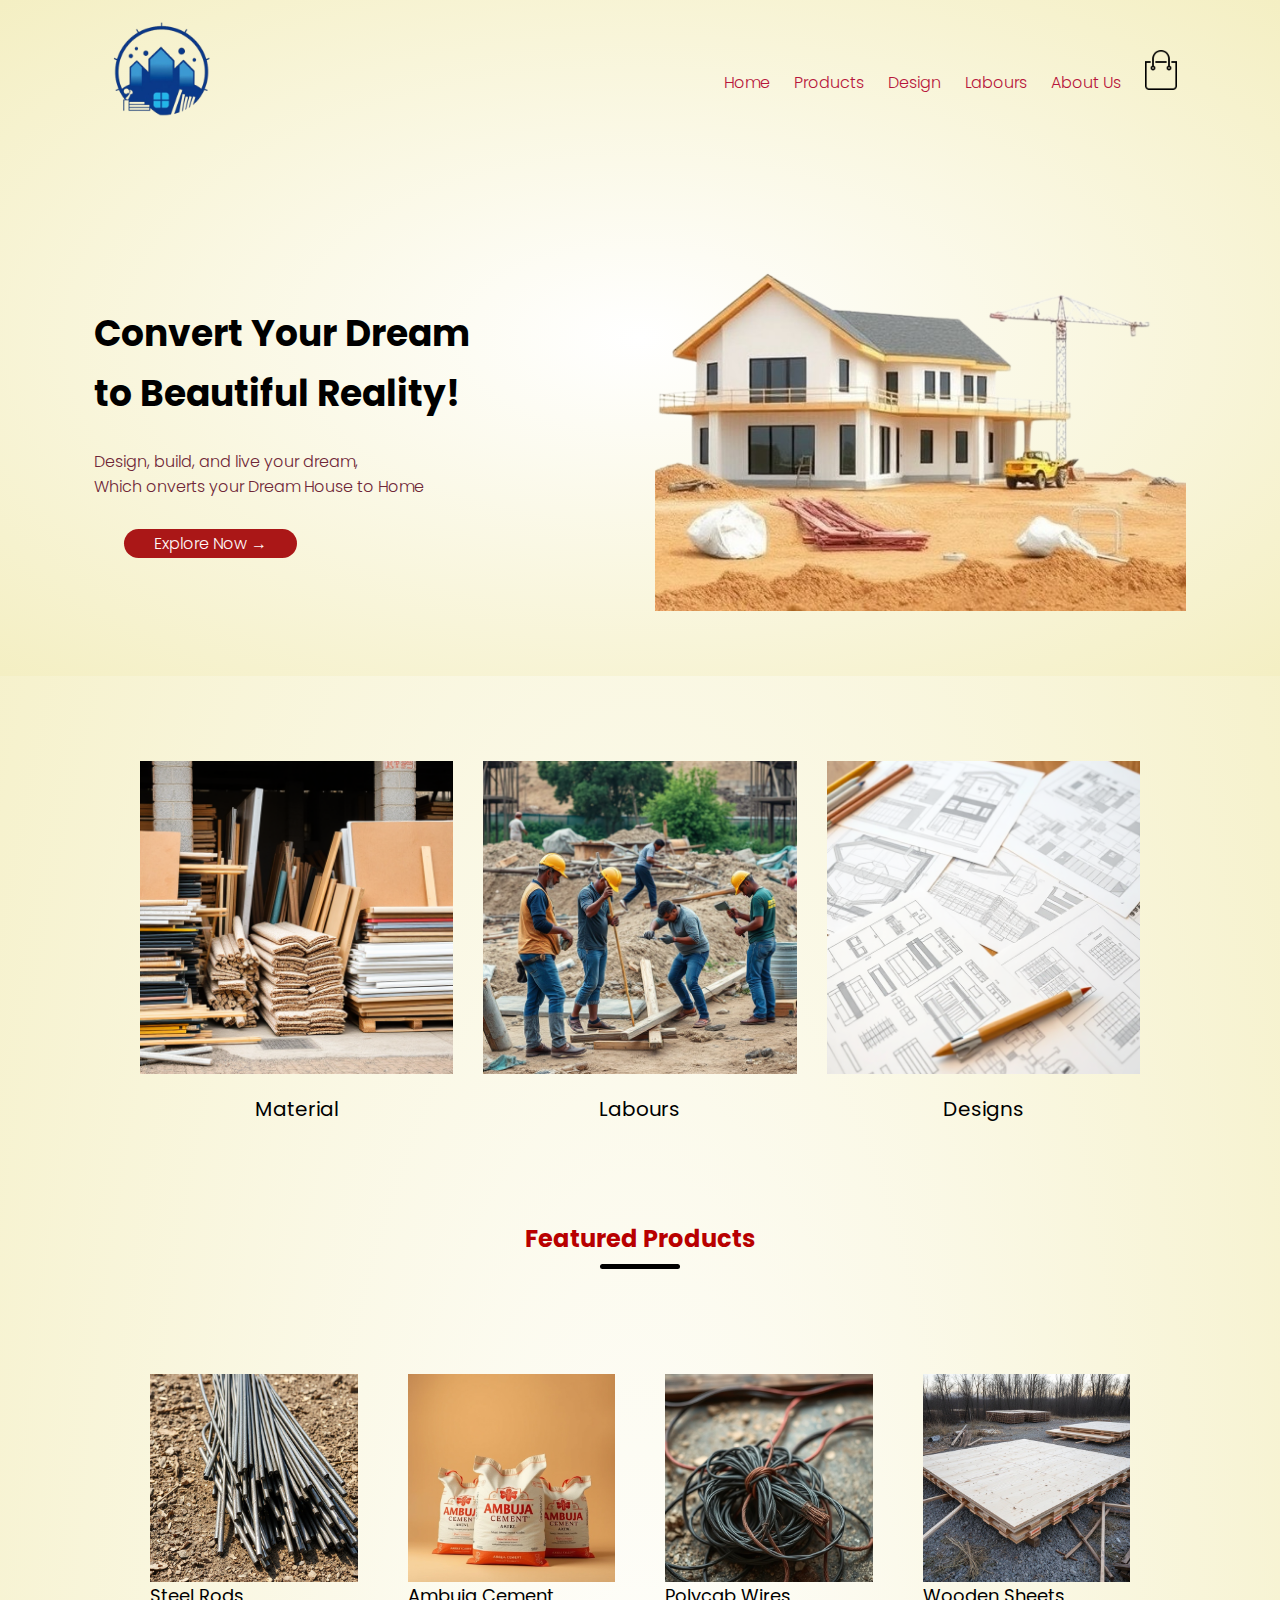
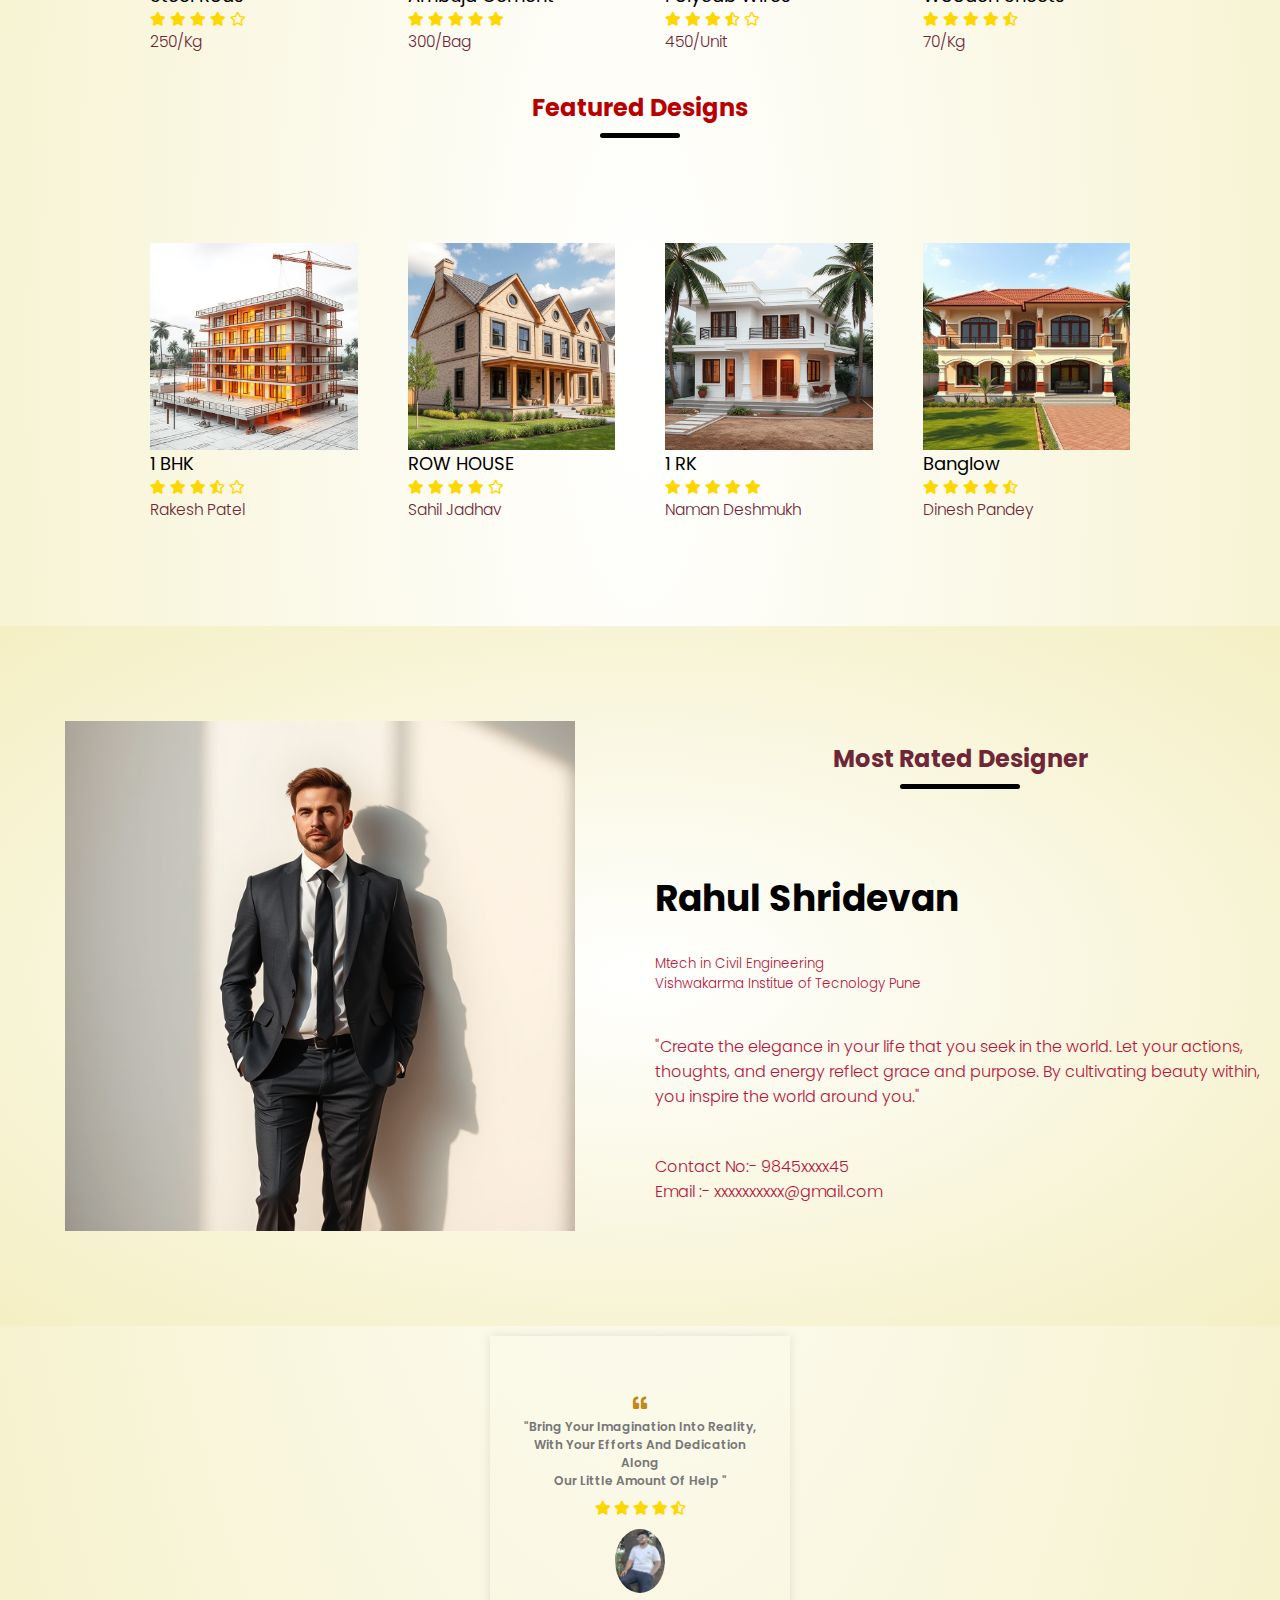
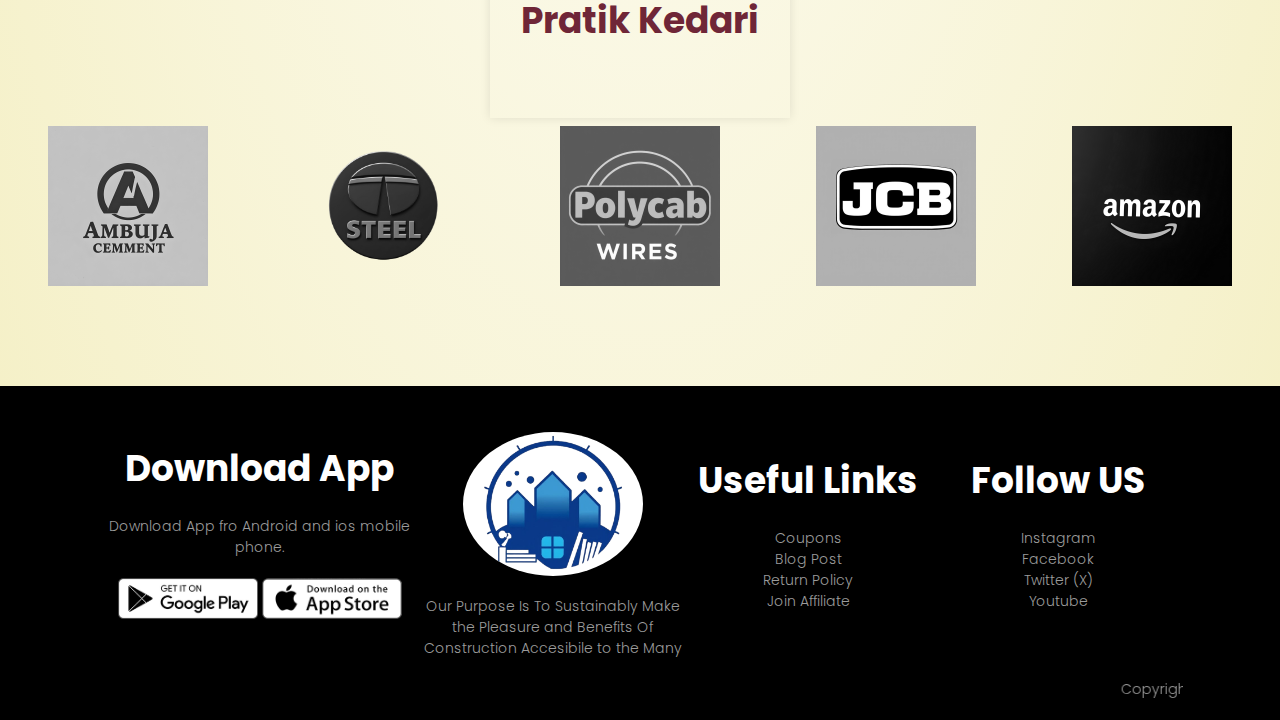
<file: index.html>
<html>
    <head>
        <meta charset="UTF-8">
        <meta name="viewport" content="width-device-width, initial-scale=1.0">
        <title>Dream Build</title>
        <link rel="stylesheet" href="style.css">
        <link rel="preconnect" href="https://fonts.googleapis.com">
        <link rel="preconnect" href="https://fonts.gstatic.com" crossorigin>
        <link href="https://fonts.googleapis.com/css2?family=Poppins:ital,wght@0,100;0,200;0,300;0,400;0,500;0,600;0,700;0,800;0,900;1,100;1,200;1,300;1,400;1,500;1,600;1,700;1,800;1,900&display=swap" rel="stylesheet">
        <link href="https://cdnjs.cloudflare.com/ajax/libs/font-awesome/5.15.4/css/all.min.css" rel="stylesheet">

    </head>
    <body>
        <div class="header">
        <div class="container">
            <div class="Navbar">
            <div class="Logo">
                <img src="Images\logo_main.png" width="125px" alt="Image of logo ">
            </div>
            <nav>
                <ul id="MenuItems">
                    <li><a href="index.html">Home</a></li>
                    <li><a href="Products.html">Products</a></li>
                    <li><a href="Designers.html">Design</a></li>
                    <li><a href="Labours.html">Labours</a></li>
                    <li><a href="AboutUs.html">About Us</a></li> 
                </ul>
            </nav>
            <img src="Images/cart.png"  width="40px" height="40px" alt="Image of NavBar">
            <img src="Images/menu.png" alt="Menu LOGO" class="menu-icon" onclick="menutoggle()">
          </div>
        <div class="row">
            <div class="col-2">
                <h1>Convert Your Dream <br> to Beautiful Reality!</h1>
                <p>
                    Design, build, and live your dream,<br> Which onverts your Dream House to Home
                </p>
                <a href="" class="btn">Explore Now &#8594;</a>
            </div>
            <div class="col-2">
                <img src="Images/Wallpaper.png" alt="Image of Background">
            </div>
        </div>
        </div>
        </div>
<!------------------------------------------categories----->
        <div class="categories">
            <div class="small_container">
                <div class="row">
                <div class="col-3">
                    <img src="Images/Cons_Material.jpg" alt="">
                    <h4>Material</h4>
                </div>
                <div class="col-3"><img src="Images/Labours.jpg" alt="">
                <h4>Labours</h4>
                </div>
                <div class="col-3"><img src="Images/Designs.jpg" alt="">
                <h4>Designs</h4>
                </div>
            </div>
            </div>
        </div>
<!------------------------------------------products----->
        <div class="small_container">
            <h2 class="title">Featured Products</h2>
            <div class="row">
                <div class="col-4">
                    <img src="Images/Steel_rods.jpg" alt="Steel Rod">
                    <h4>Steel Rods</h4>
                    <div class="rating">
                        <i class="fa fa-star" ></i>
                        <i class="fa fa-star" ></i>
                        <i class="fa fa-star" ></i>
                        <i class="fa fa-star" ></i>
                        <i class="far fa-star" ></i>
                    </div>
                    <p>250/Kg</p>
                </div>
                <div class="col-4">
                    <img src="Images/Cement.jpg" alt="Steel Rod">
                    <h4>Ambuja Cement</h4>
                    <div class="rating">
                    <i class="fa fa-star    "></i>
                    <i class="fa fa-star    "></i>
                    <i class="fa fa-star    "></i>
                    <i class="fa fa-star    "></i>
                    <i class="fa fa-star    "></i>
                    </div>
                    <p>300/Bag</p>
                </div>
                <div class="col-4">
                    <img src="Images/Wires.jpg" alt="Steel Rod">
                    <h4>Polycab Wires</h4>
                    <div class="rating">
                        <i class="fa fa-star" ></i>
                        <i class="fa fa-star" ></i>
                        <i class="fa fa-star" ></i>
                        <i class="fa fa-star-half-alt" ></i>
                        <i class="far fa-star" ></i>
                    </div>
                    <p>450/Unit</p>
                </div>
                <div class="col-4">
                    <img src="Images/Wodden_sheets.jpg" alt="Steel Rod">
                    <h4>Wooden Sheets</h4>
                    <div class="rating">
                        <i class="fa fa-star"></i>
                        <i class="fa fa-star"></i>
                        <i class="fa fa-star"></i>
                        <i class="fa fa-star"></i>
                        <i class="fa fa-star-half-alt"></i>
                    </div>                    
                    <p>70/Kg</p>
                </div>
            </div>

            <!--------------DESIGNS------------------------>

            <h2 class="title">Featured Designs</h2>
            <div class="row">
                <div class="col-4">
                    <img src="Images/1BHK.jpg" alt="1 BHK Design">
                    <h4>1 BHK</h4>
                    <div class="rating">
                        <i class="fa fa-star" ></i>
                        <i class="fa fa-star" ></i>
                        <i class="fa fa-star" ></i>
                        <i class="fa fa-star-half-alt" ></i>
                        <i class="far fa-star" ></i>
                    </div>
                    <p>Rakesh Patel</p>
                </div>
                <div class="col-4">
                    <img src="Images/Row House.jpg" alt="Row House Design">
                    <h4>ROW HOUSE</h4>
                    <div class="rating">
                    <i class="fa fa-star    "></i>
                    <i class="fa fa-star    "></i>
                    <i class="fa fa-star    "></i>
                    <i class="fa fa-star    "></i>
                    <i class="far fa-star    "></i>
                    </div>
                    <p>Sahil Jadhav</p>
                </div>
                <div class="col-4">
                    <img src="Images/1RK.jpg" alt="1 RK Design">
                    <h4>1 RK</h4>
                    <div class="rating">
                        <i class="fa fa-star" ></i>
                        <i class="fa fa-star" ></i>
                        <i class="fa fa-star" ></i>
                        <i class="fa fa-star" ></i>
                        <i class="fa fa-star" ></i>
                    </div>
                    <p>Naman Deshmukh</p>
                </div>
                <div class="col-4">
                    <img src="Images/Banglow.jpg" alt="Bunglow Design">
                    <h4>Banglow</h4>
                    <div class="rating">
                        <i class="fa fa-star"></i>
                        <i class="fa fa-star"></i>
                        <i class="fa fa-star"></i>
                        <i class="fa fa-star"></i>
                        <i class="fa fa-star-half-alt"></i>
                    </div>                    
                    <p>Dinesh Pandey</p>
                </div>
            </div>
        </div>
        <!---------------Dealers--------------->
        <div class="contractors">
            <div class="small-container">
                <div class="row">
                    <div class="col-2">
                        <img src="Images/Head-Desiger.jpg" alt="Most Rated Designer" class="Eng_img">
                    </div>
                    <div class="col-2">
                        <h2 class="title1">Most Rated Designer</h2>
                        <h1>Rahul Shridevan</h1>
                        <small>Mtech in Civil Engineering</small><br>
                        <small>Vishwakarma Institue of Tecnology Pune</small>
                        <p class="P1">"Create the elegance in your life that you seek in the world. Let your actions, thoughts, and energy reflect grace and purpose. By cultivating beauty within, you inspire the world around you."</p>
                        <br>
                        <p class="P2">
                            Contact No:- 9845xxxx45<br>
                            Email :- xxxxxxxxxx@gmail.com
                        </p>
                    </div>
                </div>
            </div>
        </div>
        <!------------------Owner--------------------->
        <div class="Owner">
            <div class="small-container">
                <div class="row">
                    <div class="col-1">
                        <i class="fa fa-quote-left" ></i>
                        <p>
                            "Bring Your Imagination Into Reality, <br>With Your Efforts And Dedication Along <br>Our Little Amount Of Help "
                        </p>
                        <div class="rating">
                            <i class="fa fa-star"></i>
                            <i class="fa fa-star"></i>
                            <i class="fa fa-star"></i>
                            <i class="fa fa-star"></i>
                            <i class="fa fa-star-half-alt"></i>
                        </div> 
                        <img src="Images/My.jpg" alt="My Image">  
                        <h3>Pratik Kedari</h3> 
                    </div>
                </div>
            </div>
        </div>
        <!------------------Brands--------->
        <div class="brands">
            <div class="small-container">
                <div class="row">
                    <div class="col-5">
                        <img src="Images/Brand1.jpeg" alt="Ambuja Cement">
                    </div>
                    <div class="col-5">
                        <img src="Images/Brand2.png" alt="Tata Steel">
                    </div>
                    <div class="col-5">
                        <img src="Images/Brand3.jpeg" alt="Polycab wires">
                    </div>
                    <div class="col-5">
                        <img src="Images/Brand4.jpeg" alt="JCB">
                    </div>
                    <div class="col-5">
                        <img src="Images/Brand5.jpeg" alt="Amazon">
                    </div>
                </div>
            </div>
        </div>

<!-----------------Footer-------------------->
<div class="footer">
    <div class="container">
        <div class="row">
            <div class="footer-col-1">
                <h3>Download App</h3>
                <p>Download App fro Android and ios mobile phone.</p>
                <div class="app-logo">
                    <img src="Images/play-store.png" alt="Play Store Logo">
                    <img src="Images/app-store.png" alt="App Store Logo">
                </div>
            </div>
            <div class="footer-col-2">
                <img src="Images/logo_main.png" alt="IMAGE of app">
                <p>Our Purpose Is To Sustainably Make the Pleasure and Benefits Of Construction Accesibile to the Many</p>
            </div>
            <div class="footer-col-3">
                <h3>Useful Links</h3>
                <ul>
                <li>Coupons</li>
                <li>Blog Post</li>
                <li>Return Policy</li>
                <li>Join Affiliate</li>
                </ul>
            </div>
            <div class="footer-col-3">
                <h3>Follow US</h3>
                <ul>
                <li>Instagram</li>
                <li>Facebook</li>
                <li>Twitter (X)</li>
                <li>Youtube</li>
                </ul>
            </div>
        </div>
             <div class="Copyright"><marquee behavior="scroll" direction="left"> <p>Copyright 2025 - VIIT Pune</p></marquee></div>
        </div>
    </div>
<script>
    var MenuItems = document.getElementById("MenuItems");
    MenuItems.style.maxHeight="0px";
    function menutoggle(){
        if(MenuItems.style.maxHeight == "0px"){
        MenuItems.style.maxHeight = "200px";
    }
    else{
        MenuItems.style.maxHeight="0px";
    }
    }
</script>
    </body>
</html>
</file>
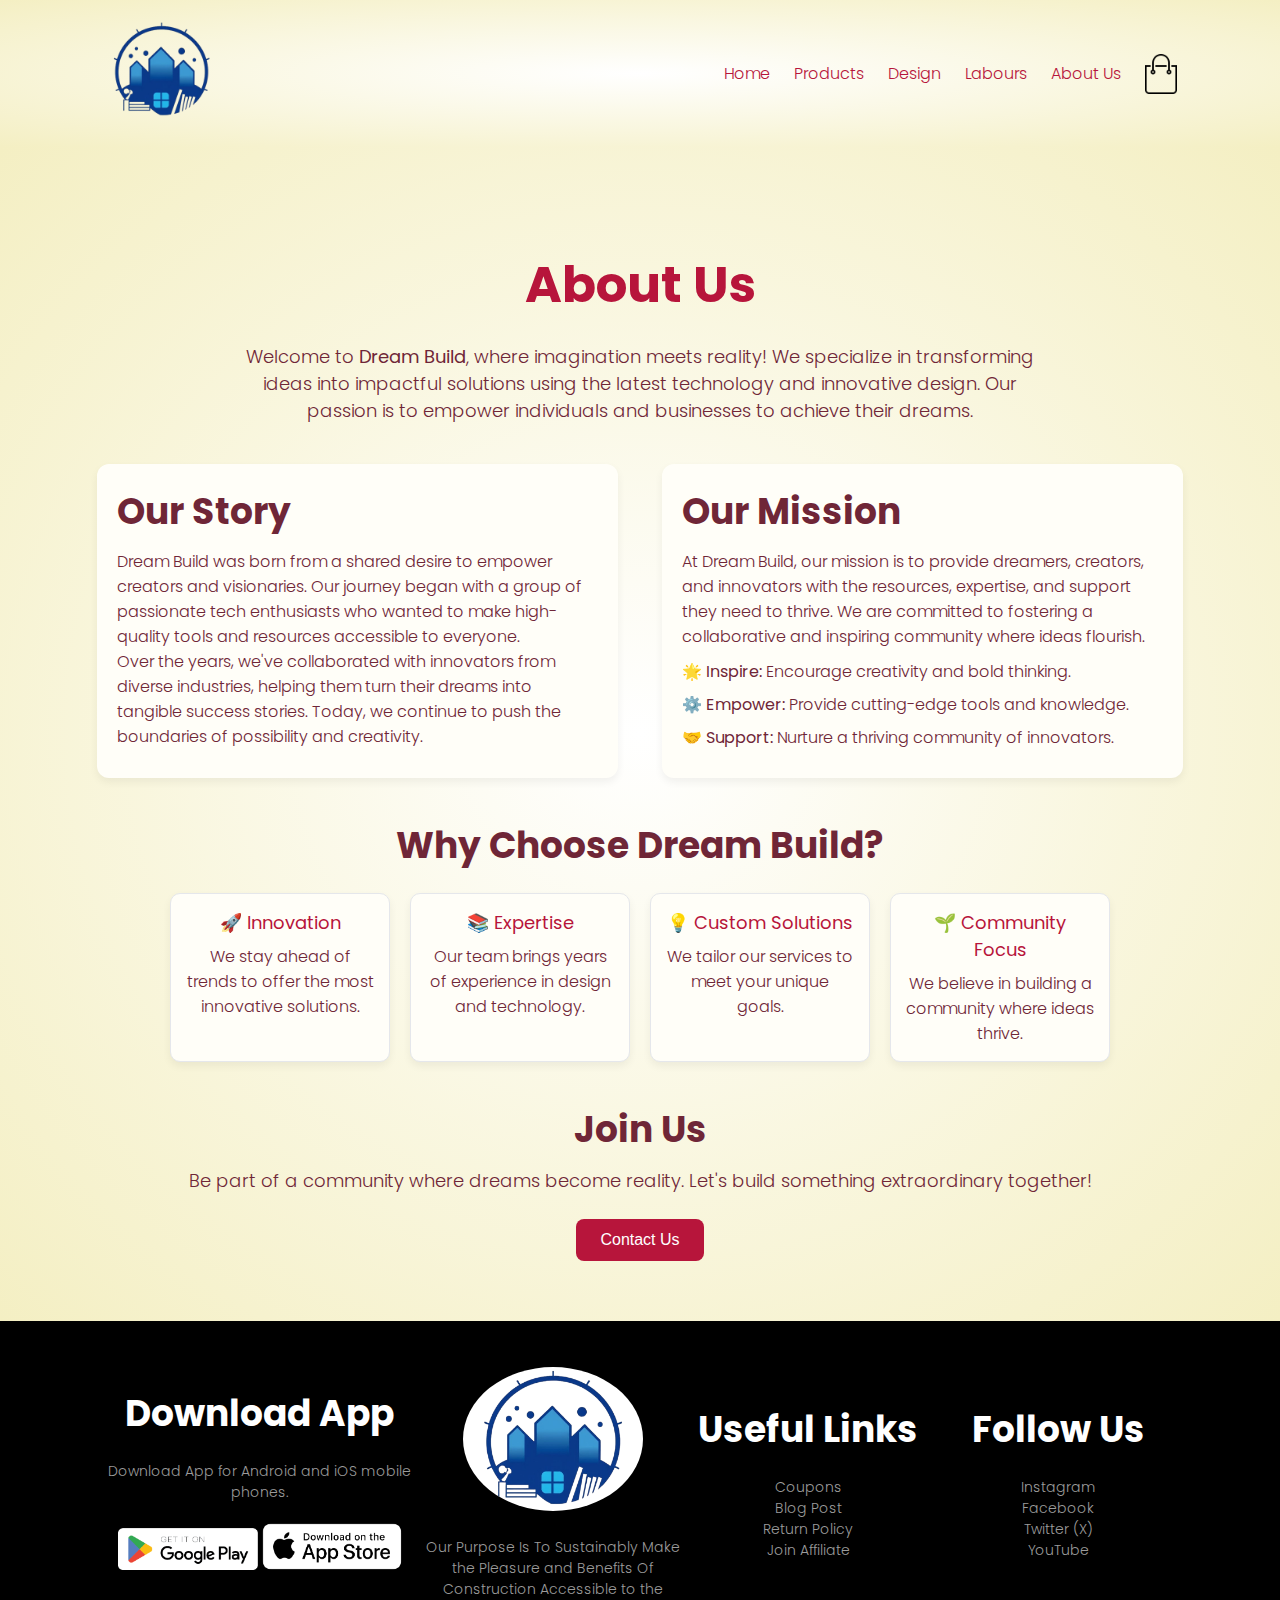
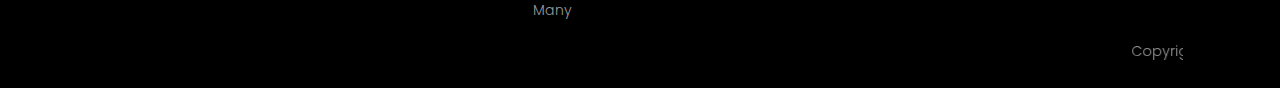
<file: AboutUs.html>
<!DOCTYPE html>
<html lang="en">
<head>
    <meta charset="UTF-8">
    <meta name="viewport" content="width=device-width, initial-scale=1.0">
    <title>All Products || Dream Build</title>
    <link rel="stylesheet" href="style.css">
    <link rel="preconnect" href="https://fonts.googleapis.com">
    <link rel="preconnect" href="https://fonts.gstatic.com" crossorigin>
    <link href="https://fonts.googleapis.com/css2?family=Poppins:wght@100;200;300;400;500;600;700;800;900&display=swap" rel="stylesheet">
    <link href="https://cdnjs.cloudflare.com/ajax/libs/font-awesome/5.15.4/css/all.min.css" rel="stylesheet">
</head>
<body>
    <!-- Header Section -->
    <div class="header">
        <div class="container">
            <div class="Navbar">
                <div class="Logo">
                    <img src="Images/logo_main.png" width="125px" alt="Logo of Dream Build">
                </div>
                <nav>
                    <ul id="MenuItems">
                        <li><a href="index.html">Home</a></li>
                        <li><a href="Products.html">Products</a></li>
                        <li><a href="Designers.html">Design</a></li>
                        <li><a href="Labours.html">Labours</a></li>
                        <li><a href="AboutUs.html">About Us</a></li> 
                    </ul>
                </nav>
                <img src="Images/cart.png" width="40px" height="40px" alt="Cart Icon">
                <img src="Images/menu.png" alt="Menu Icon" class="menu-icon" onclick="menutoggle()">
            </div>
        </div>
    </div>

    <!----------------- About Us Section -------------------->
    <div class="about-us">
        <div class="container">
            <h2 class="section-title">About Us</h2>
            <p class="about-intro">
                Welcome to <strong>Dream Build</strong>, where imagination meets reality! We specialize in transforming ideas into impactful solutions using the latest technology and innovative design. Our passion is to empower individuals and businesses to achieve their dreams.
            </p>
            
            <div class="about-content">
                <!-- Our Story Section -->
                <div class="about-story">
                    <h3>Our Story</h3>
                    <p>
                        Dream Build was born from a shared desire to empower creators and visionaries. Our journey began with a group of passionate tech enthusiasts who wanted to make high-quality tools and resources accessible to everyone.
                    </p>
                    <p>
                        Over the years, we've collaborated with innovators from diverse industries, helping them turn their dreams into tangible success stories. Today, we continue to push the boundaries of possibility and creativity.
                    </p>
                </div>
                
                <!-- Our Mission Section -->
                <div class="about-values">
                    <h3>Our Mission</h3>
                    <p>
                        At Dream Build, our mission is to provide dreamers, creators, and innovators with the resources, expertise, and support they need to thrive. We are committed to fostering a collaborative and inspiring community where ideas flourish.
                    </p>
                    <ul class="mission-list">
                        <li>🌟 <strong>Inspire:</strong> Encourage creativity and bold thinking.</li>
                        <li>⚙️ <strong>Empower:</strong> Provide cutting-edge tools and knowledge.</li>
                        <li>🤝 <strong>Support:</strong> Nurture a thriving community of innovators.</li>
                    </ul>
                </div>
            </div>
    
            <!-- Why Choose Us Section -->
            <div class="about-benefits">
                <h3>Why Choose Dream Build?</h3>
                <div class="benefit-cards">
                    <div class="benefit-item">
                        <h4>🚀 Innovation</h4>
                        <p>We stay ahead of trends to offer the most innovative solutions.</p>
                    </div>
                    <div class="benefit-item">
                        <h4>📚 Expertise</h4>
                        <p>Our team brings years of experience in design and technology.</p>
                    </div>
                    <div class="benefit-item">
                        <h4>💡 Custom Solutions</h4>
                        <p>We tailor our services to meet your unique goals.</p>
                    </div>
                    <div class="benefit-item">
                        <h4>🌱 Community Focus</h4>
                        <p>We believe in building a community where ideas thrive.</p>
                    </div>
                </div>
            </div>
    
            <!-- Call to Action Section -->
            <div class="about-cta">
                <h3>Join Us</h3>
                <p>Be part of a community where dreams become reality. Let's build something extraordinary together!</p>
                <button onclick="location.href='contact.html'" class="primary-btn">Contact Us</button>
            </div>
        </div>
    </div>
    
    <!----------------- Footer Section -------------------->
    <div class="footer">
        <div class="container">
            <div class="row">
                <div class="footer-col-1">
                    <h3>Download App</h3>
                    <p>Download App for Android and iOS mobile phones.</p>
                    <div class="app-logo">
                        <img src="Images/playStore.jpeg" alt="Play Store Logo">
                        <img src="Images/AppStore.png" alt="App Store Logo">
                    </div>
                </div>
                <div class="footer-col-2">
                    <img src="Images/logo_main.png" alt="App Logo">
                    <p>Our Purpose Is To Sustainably Make the Pleasure and Benefits Of Construction Accessible to the Many</p>
                </div>
                <div class="footer-col-3">
                    <h3>Useful Links</h3>
                    <ul>
                        <li>Coupons</li>
                        <li>Blog Post</li>
                        <li>Return Policy</li>
                        <li>Join Affiliate</li>
                    </ul>
                </div>
                <div class="footer-col-3">
                    <h3>Follow Us</h3>
                    <ul>
                        <li>Instagram</li>
                        <li>Facebook</li>
                        <li>Twitter (X)</li>
                        <li>YouTube</li>
                    </ul>
                </div>
            </div>
            <div class="Copyright">
                <marquee behavior="scroll" direction="left">
                    <p>Copyright 2025 - VIIT Pune</p>
                </marquee>
            </div>
        </div>
    </div>

    <!----------------- JS for Menu Toggle -------------------->
    <script>
        var MenuItems = document.getElementById("MenuItems");
        MenuItems.style.maxHeight = "0px";
        function menutoggle() {
            if (MenuItems.style.maxHeight == "0px") {
                MenuItems.style.maxHeight = "200px";
            } else {
                MenuItems.style.maxHeight = "0px";
            }
        }
    </script>
</body>
</html>
</file>
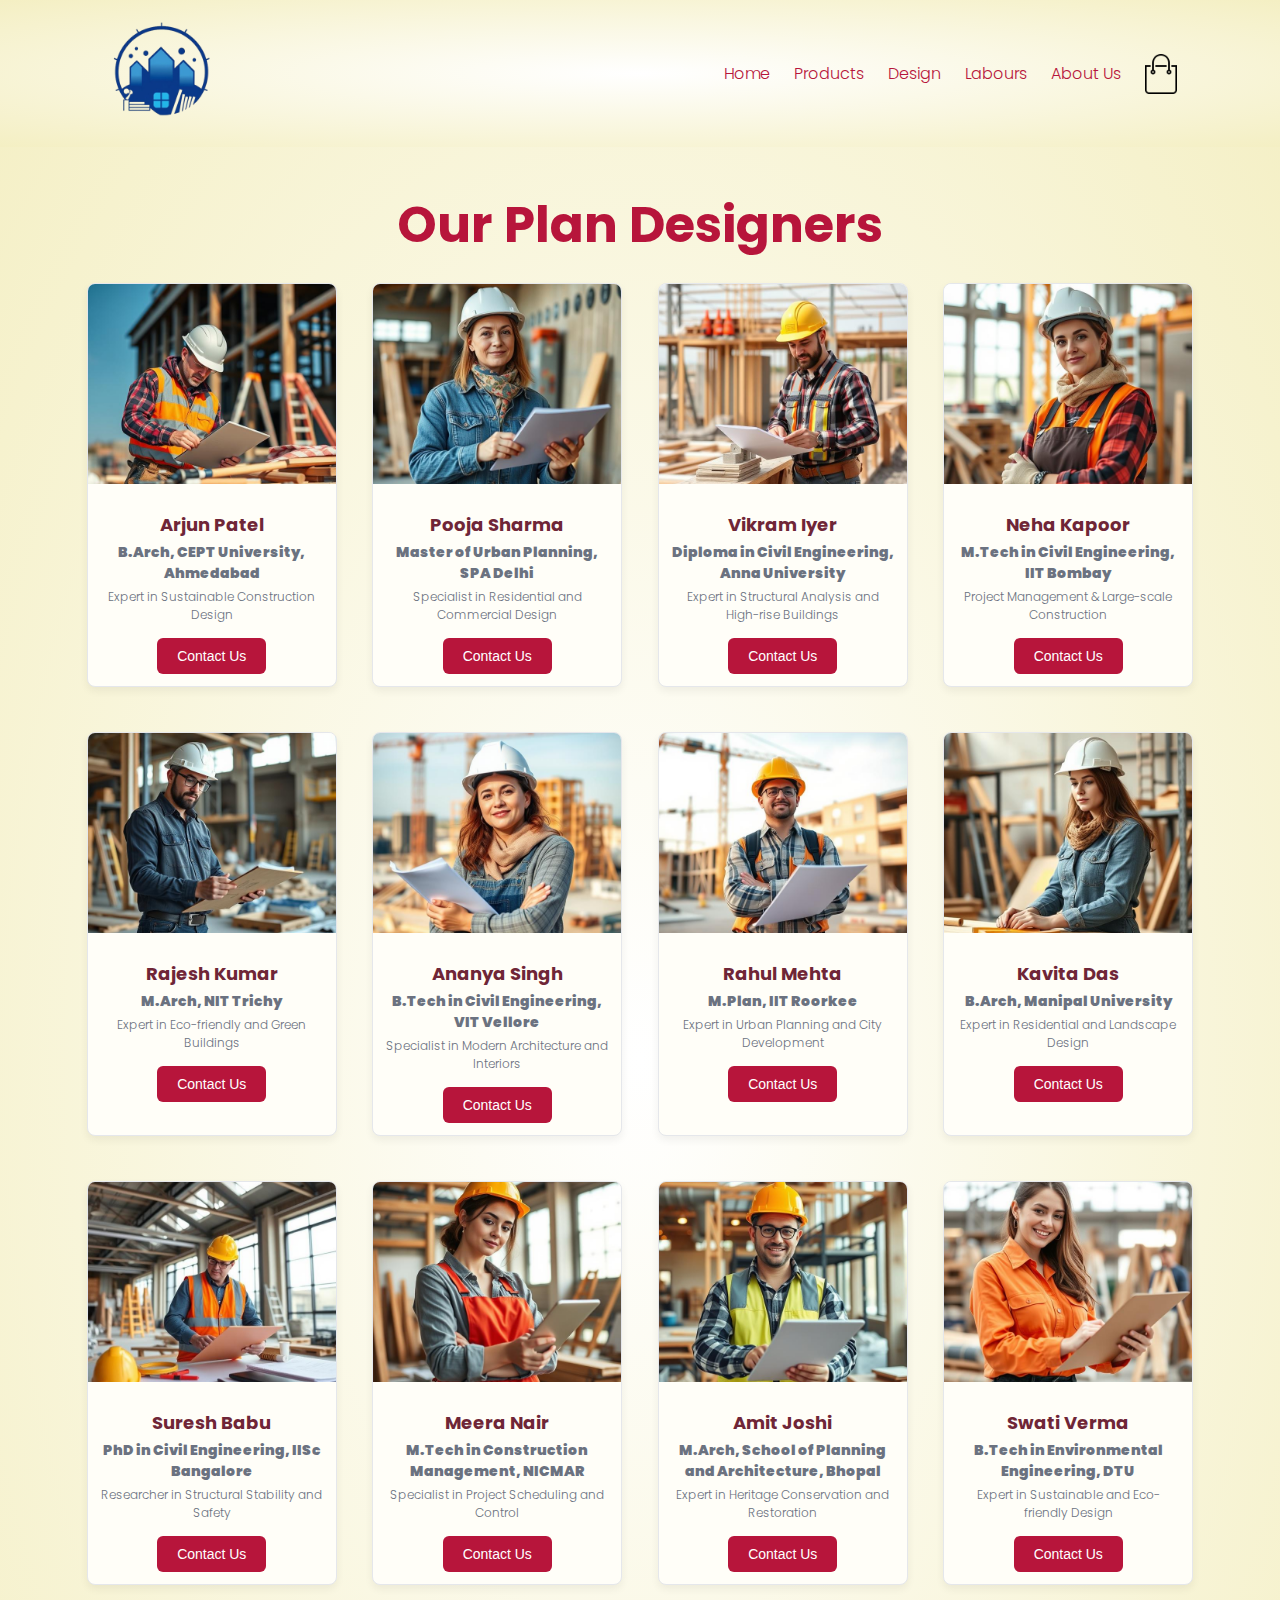
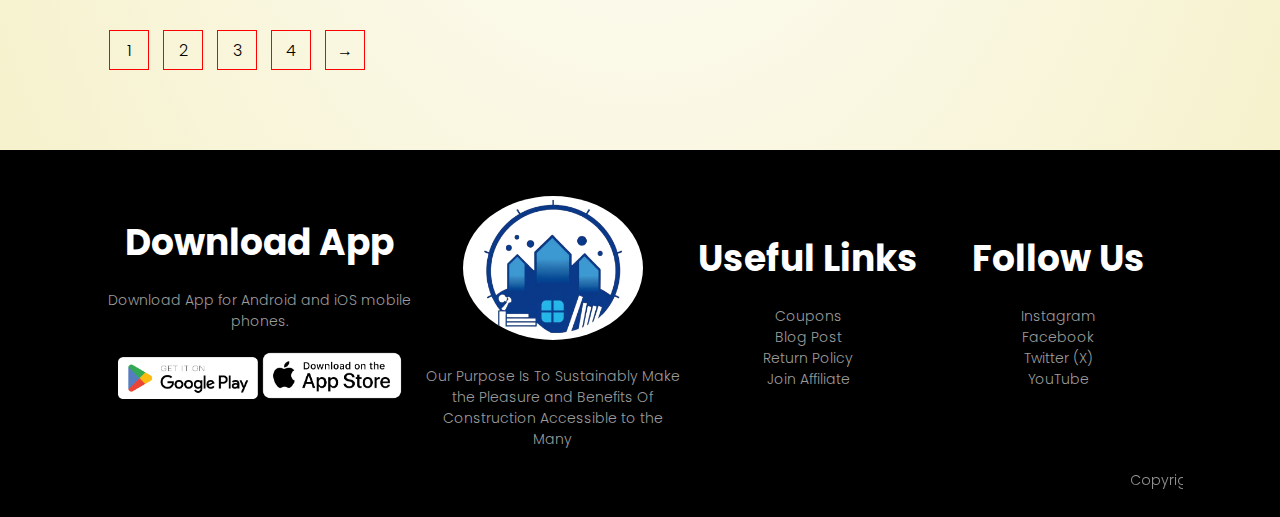
<file: Designers.html>
<!DOCTYPE html>
<html lang="en">

<head>
    <meta charset="UTF-8">
    <meta name="viewport" content="width=device-width, initial-scale=1.0">
    <title>All Products || Dream Build</title>
    <link rel="stylesheet" href="style.css">
    <link rel="preconnect" href="https://fonts.googleapis.com">
    <link rel="preconnect" href="https://fonts.gstatic.com" crossorigin>
    <link href="https://fonts.googleapis.com/css2?family=Poppins:wght@100;200;300;400;500;600;700;800;900&display=swap" rel="stylesheet">
    <link href="https://cdnjs.cloudflare.com/ajax/libs/font-awesome/5.15.4/css/all.min.css" rel="stylesheet">
</head>

<body>
    <!-- Header Section -->
    <div class="header">
        <div class="container">
            <div class="Navbar">
                <div class="Logo">
                    <img src="Images/logo_main.png" width="125px" alt="Logo of Dream Build">
                </div>
                <nav>
                    <ul id="MenuItems">
                        <li><a href="index.html">Home</a></li>
                        <li><a href="Products.html">Products</a></li>
                        <li><a href="Designers.html">Design</a></li>
                        <li><a href="Labours.html">Labours</a></li>
                        <li><a href="AboutUs.html">About Us</a></li>
                    </ul>
                </nav>
                <img src="Images/cart.png" width="40px" height="40px" alt="Cart Icon">
                <img src="Images/menu.png" alt="Menu Icon" class="menu-icon" onclick="menutoggle()">
            </div>
        </div>
    </div>

    <!----------------- Designers Section -------------------->
    <div class="container">
        <h2 class="section-title">Our Plan Designers</h2>
        <div class="labour-cards">

            <!-- Plan Designer Card 1 -->
            <div class="profile-card">
                <img src="Images/Designer1.jpeg" alt="Image of Arjun Patel" class="profile-image">
                <div class="profile-info">
                    <h3 class="name">Arjun Patel</h3>
                    <p class="age"><strong>B.Arch, CEPT University, Ahmedabad</strong></p>
                    <p class="location">Expert in Sustainable Construction Design</p>
                    <button class="contact-btn">Contact Us</button>
                </div>
            </div>

            <!-- Plan Designer Card 2 -->
            <div class="profile-card">
                <img src="Images/Designer7.jpeg" alt="Image of Pooja Sharma" class="profile-image">
                <div class="profile-info">
                    <h3 class="name">Pooja Sharma</h3>
                    <p class="age"><strong>Master of Urban Planning, SPA Delhi</strong></p>
                    <p class="location">Specialist in Residential and Commercial Design</p>
                    <button class="contact-btn">Contact Us</button>
                </div>
            </div>

            <!-- Plan Designer Card 3 -->
            <div class="profile-card">
                <img src="Images/Designer2.jpeg" alt="Image of Vikram Iyer" class="profile-image">
                <div class="profile-info">
                    <h3 class="name">Vikram Iyer</h3>
                    <p class="age"><strong>Diploma in Civil Engineering, Anna University</strong></p>
                    <p class="location">Expert in Structural Analysis and High-rise Buildings</p>
                    <button class="contact-btn">Contact Us</button>
                </div>
            </div>

            <!-- Plan Designer Card 4 -->
            <div class="profile-card">
                <img src="Images/Designer8.jpeg" alt="Image of Neha Kapoor" class="profile-image">
                <div class="profile-info">
                    <h3 class="name">Neha Kapoor</h3>
                    <p class="age"><strong>M.Tech in Civil Engineering, IIT Bombay</strong></p>
                    <p class="location">Project Management & Large-scale Construction</p>
                    <button class="contact-btn">Contact Us</button>
                </div>
            </div>

            <!-- Plan Designer Card 5 -->
            <div class="profile-card">
                <img src="Images/Designer3.jpeg" alt="Image of Rajesh Kumar" class="profile-image">
                <div class="profile-info">
                    <h3 class="name">Rajesh Kumar</h3>
                    <p class="age"><strong>M.Arch, NIT Trichy</strong></p>
                    <p class="location">Expert in Eco-friendly and Green Buildings</p>
                    <button class="contact-btn">Contact Us</button>
                </div>
            </div>

            <!-- Plan Designer Card 6 -->
            <div class="profile-card">
                <img src="Images/Designer9.jpeg" alt="Image of Ananya Singh" class="profile-image">
                <div class="profile-info">
                    <h3 class="name">Ananya Singh</h3>
                    <p class="age"><strong>B.Tech in Civil Engineering, VIT Vellore</strong></p>
                    <p class="location">Specialist in Modern Architecture and Interiors</p>
                    <button class="contact-btn">Contact Us</button>
                </div>
            </div>

            <!-- Plan Designer Card 7 -->
            <div class="profile-card">
                <img src="Images/Designer4.jpeg" alt="Image of Rahul Mehta" class="profile-image">
                <div class="profile-info">
                    <h3 class="name">Rahul Mehta</h3>
                    <p class="age"><strong>M.Plan, IIT Roorkee</strong></p>
                    <p class="location">Expert in Urban Planning and City Development</p>
                    <button class="contact-btn">Contact Us</button>
                </div>
            </div>

            <!-- Plan Designer Card 8 -->
            <div class="profile-card">
                <img src="Images/Designer10.jpeg" alt="Image of Kavita Das" class="profile-image">
                <div class="profile-info">
                    <h3 class="name">Kavita Das</h3>
                    <p class="age"><strong>B.Arch, Manipal University</strong></p>
                    <p class="location">Expert in Residential and Landscape Design</p>
                    <button class="contact-btn">Contact Us</button>
                </div>
            </div>

            <!-- Plan Designer Card 9 -->
            <div class="profile-card">
                <img src="Images/Designer5.jpeg" alt="Image of Suresh Babu" class="profile-image">
                <div class="profile-info">
                    <h3 class="name">Suresh Babu</h3>
                    <p class="age"><strong>PhD in Civil Engineering, IISc Bangalore</strong></p>
                    <p class="location">Researcher in Structural Stability and Safety</p>
                    <button class="contact-btn">Contact Us</button>
                </div>
            </div>

            <!-- Plan Designer Card 10 -->
            <div class="profile-card">
                <img src="Images/Designer11.jpeg" alt="Image of Meera Nair" class="profile-image">
                <div class="profile-info">
                    <h3 class="name">Meera Nair</h3>
                    <p class="age"><strong>M.Tech in Construction Management, NICMAR</strong></p>
                    <p class="location">Specialist in Project Scheduling and Control</p>
                    <button class="contact-btn">Contact Us</button>
                </div>
            </div>

            <!-- Plan Designer Card 11 -->
            <div class="profile-card">
                <img src="Images/Designer6.jpeg" alt="Image of Amit Joshi" class="profile-image">
                <div class="profile-info">
                    <h3 class="name">Amit Joshi</h3>
                    <p class="age"><strong>M.Arch, School of Planning and Architecture, Bhopal</strong></p>
                    <p class="location">Expert in Heritage Conservation and Restoration</p>
                    <button class="contact-btn">Contact Us</button>
                </div>
            </div>

            <!-- Plan Designer Card 12 -->
            <div class="profile-card">
                <img src="Images/Designer12.jpeg" alt="Image of Swati Verma" class="profile-image">
                <div class="profile-info">
                    <h3 class="name">Swati Verma</h3>
                    <p class="age"><strong>B.Tech in Environmental Engineering, DTU</strong></p>
                    <p class="location">Expert in Sustainable and Eco-friendly Design</p>
                    <button class="contact-btn">Contact Us</button>
                </div>
            </div>
             <!-- Pagination Buttons -->
    
        </div>
        <div class="page-btn-2">
            <span>1</span>
            <span>2</span>
            <span>3</span>
            <span>4</span>
            <span>&#8594;</span>
        </div>
    </div>

    <!----------------- Footer Section -------------------->
    <div class="footer">
        <div class="container">
            <div class="row">
                <div class="footer-col-1">
                    <h3>Download App</h3>
                    <p>Download App for Android and iOS mobile phones.</p>
                    <div class="app-logo">
                        <img src="Images/playStore.jpeg" alt="Play Store Logo">
                        <img src="Images/AppStore.png" alt="App Store Logo">
                    </div>
                </div>
                <div class="footer-col-2">
                    <img src="Images/logo_main.png" alt="App Logo">
                    <p>Our Purpose Is To Sustainably Make the Pleasure and Benefits Of Construction Accessible to the Many</p>
                </div>
                <div class="footer-col-3">
                    <h3>Useful Links</h3>
                    <ul>
                        <li>Coupons</li>
                        <li>Blog Post</li>
                        <li>Return Policy</li>
                        <li>Join Affiliate</li>
                    </ul>
                </div>
                <div class="footer-col-3">
                    <h3>Follow Us</h3>
                    <ul>
                        <li>Instagram</li>
                        <li>Facebook</li>
                        <li>Twitter (X)</li>
                        <li>YouTube</li>
                    </ul>
                </div>
            </div>
            <div class="Copyright">
                <marquee behavior="scroll" direction="left">
                    <p>Copyright 2025 - VIIT Pune</p>
                </marquee>
            </div>
        </div>
    </div>

    <!----------------- JS for Menu Toggle -------------------->
    <script>
        var MenuItems = document.getElementById("MenuItems");
        MenuItems.style.maxHeight = "0px";

        function menutoggle() {
            if (MenuItems.style.maxHeight == "0px") {
                MenuItems.style.maxHeight = "200px";
            } else {
                MenuItems.style.maxHeight = "0px";
            }
        }
    </script>

</body>

</html>
</file>
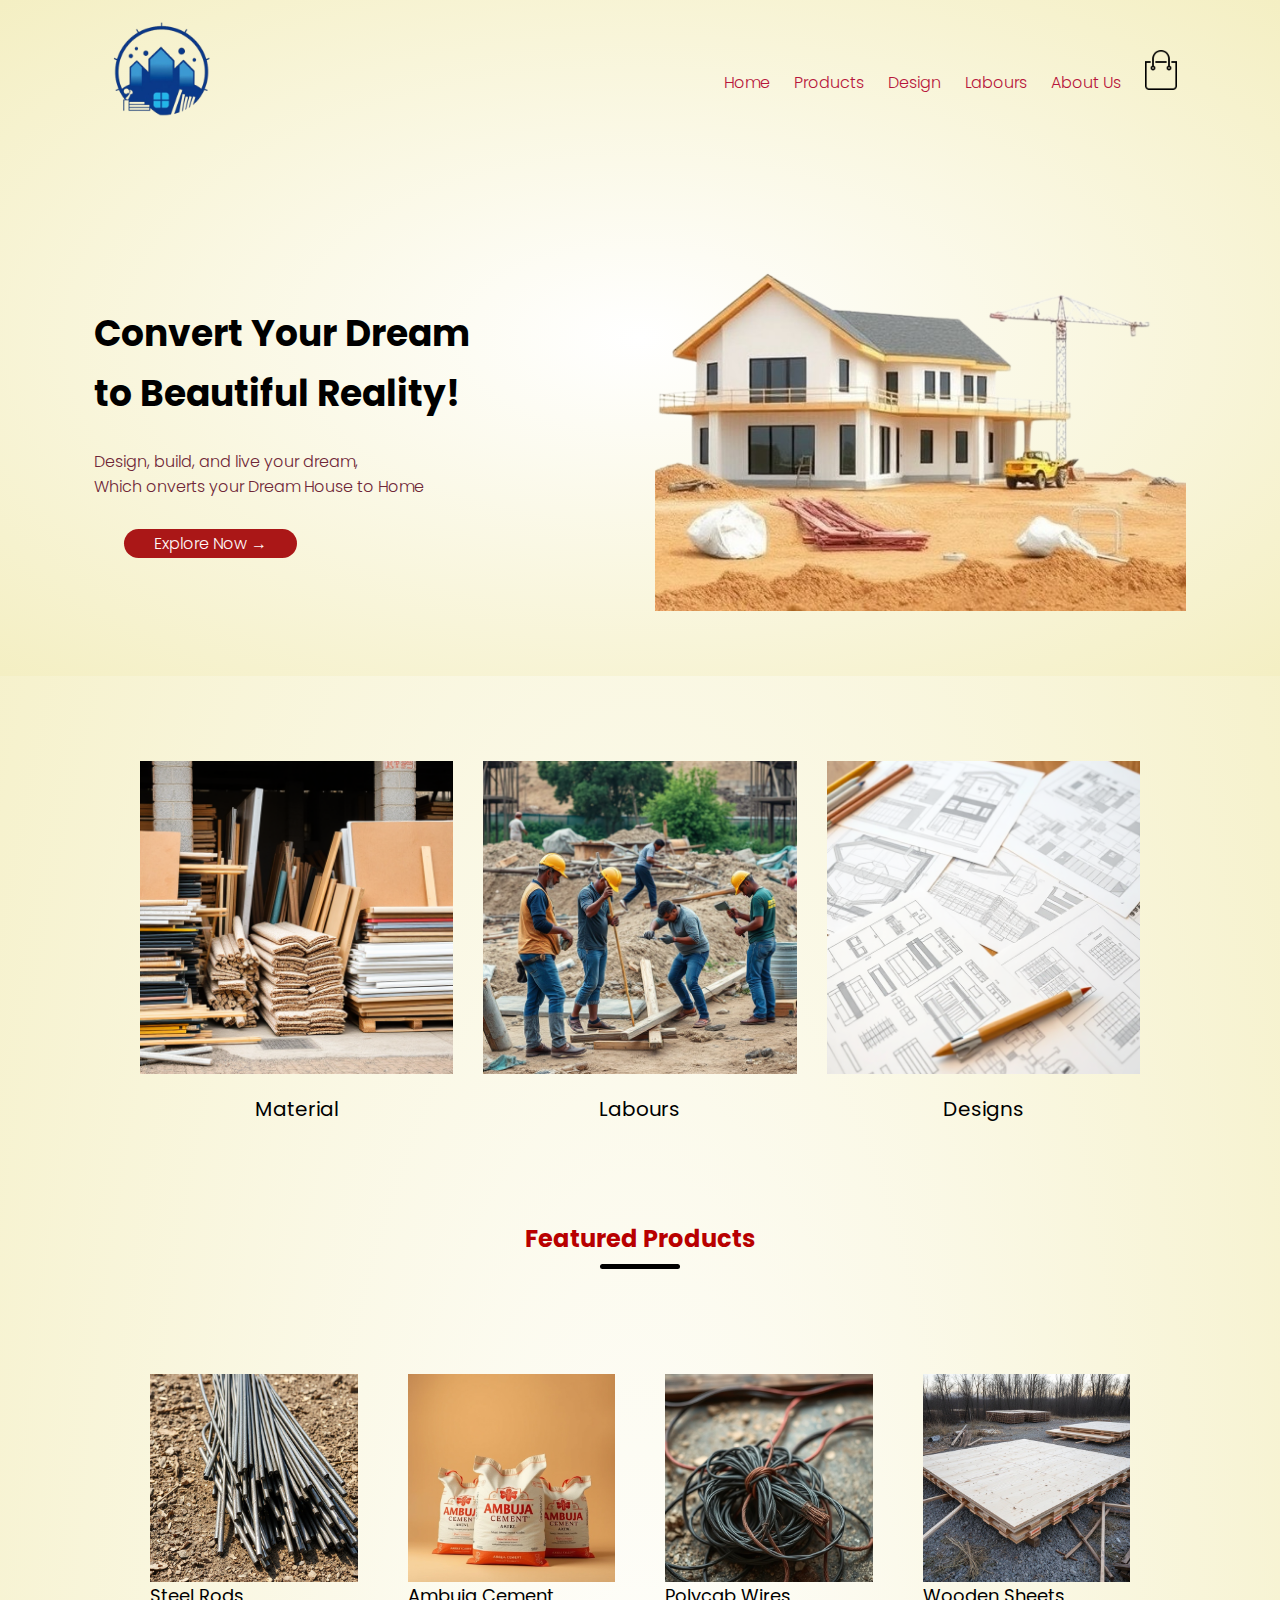
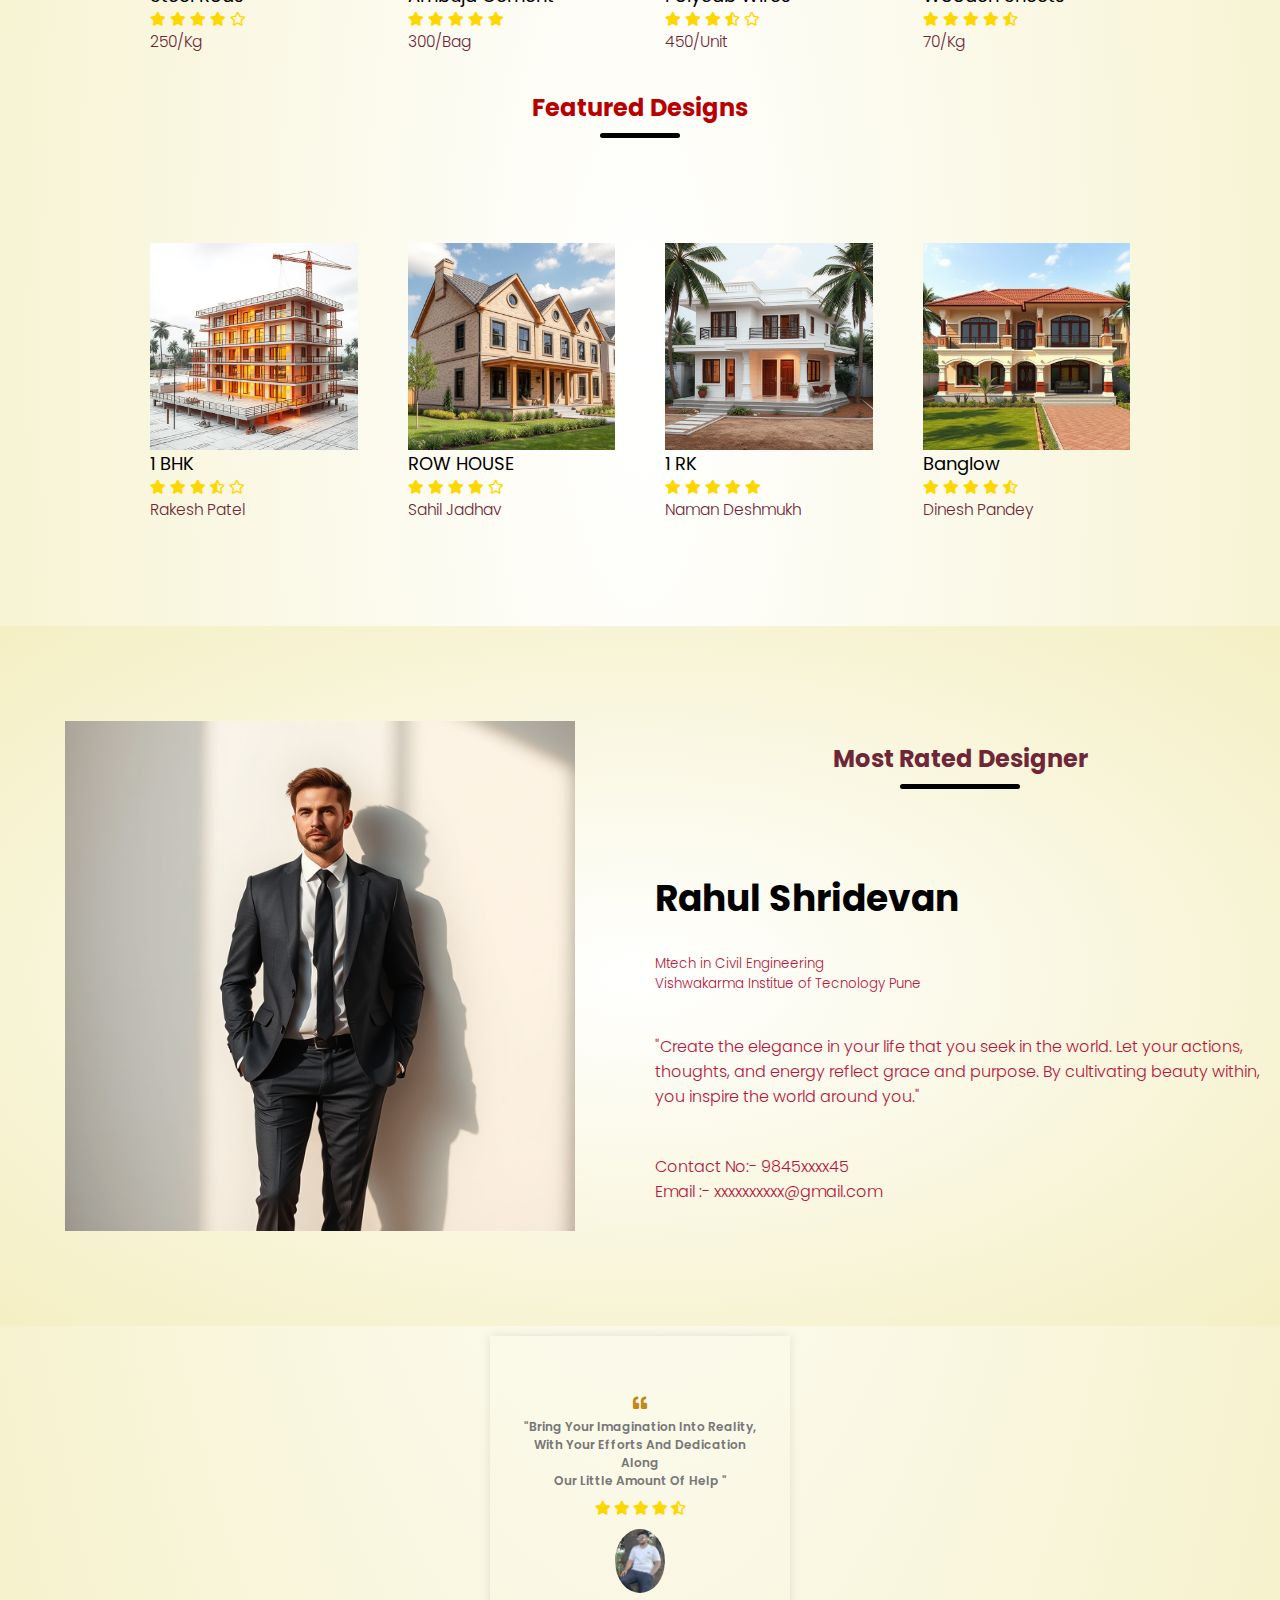
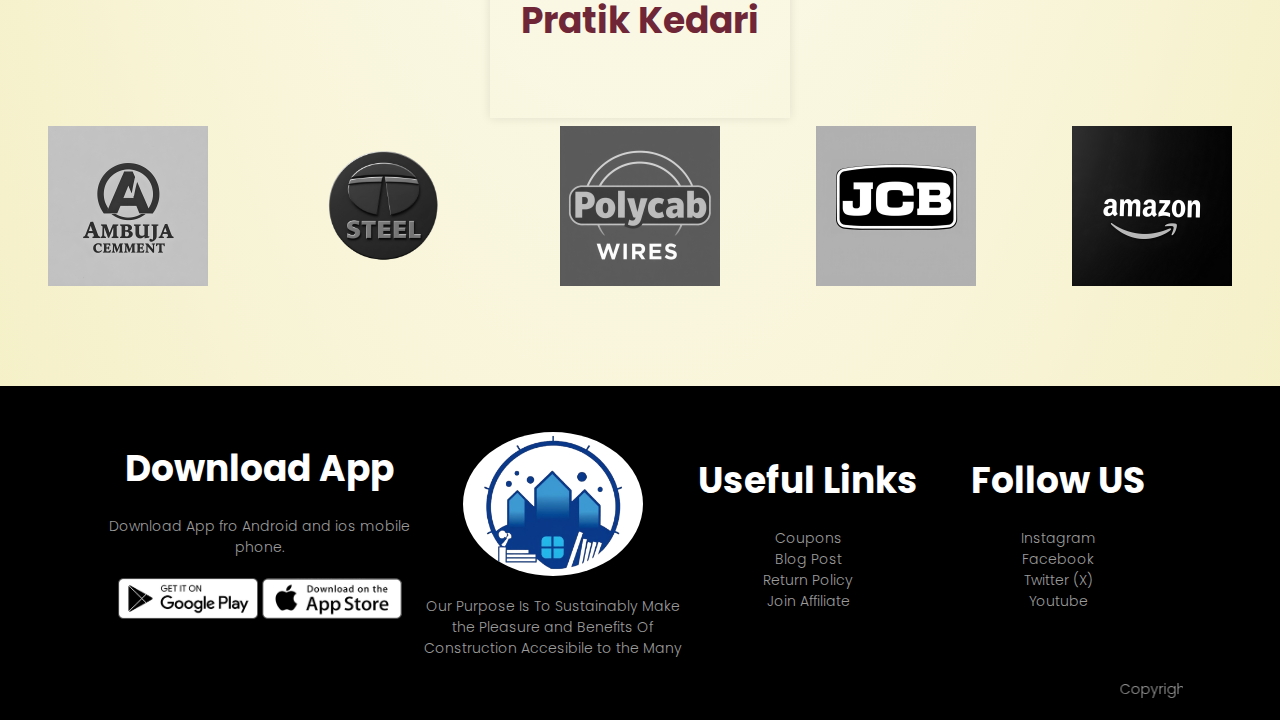
<file: Dream.html>
<html>
    <head>
        <meta charset="UTF-8">
        <meta name="viewport" content="width-device-width, initial-scale=1.0">
        <title>Dream Build</title>
        <link rel="stylesheet" href="style.css">
        <link rel="preconnect" href="https://fonts.googleapis.com">
        <link rel="preconnect" href="https://fonts.gstatic.com" crossorigin>
        <link href="https://fonts.googleapis.com/css2?family=Poppins:ital,wght@0,100;0,200;0,300;0,400;0,500;0,600;0,700;0,800;0,900;1,100;1,200;1,300;1,400;1,500;1,600;1,700;1,800;1,900&display=swap" rel="stylesheet">
        <link href="https://cdnjs.cloudflare.com/ajax/libs/font-awesome/5.15.4/css/all.min.css" rel="stylesheet">

    </head>
    <body>
        <div class="header">
        <div class="container">
            <div class="Navbar">
            <div class="Logo">
                <img src="Images\logo_main.png" width="125px" alt="Image of logo ">
            </div>
            <nav>
                <ul id="MenuItems">
                    <li><a href="Dream.html">Home</a></li>
                    <li><a href="Products.html">Products</a></li>
                    <li><a href="Designers.html">Design</a></li>
                    <li><a href="Labours.html">Labours</a></li>
                    <li><a href="AboutUs.html">About Us</a></li> 
                </ul>
            </nav>
            <img src="Images/cart.png"  width="40px" height="40px" alt="Image of NavBar">
            <img src="Images/menu.png" alt="Menu LOGO" class="menu-icon" onclick="menutoggle()">
          </div>
        <div class="row">
            <div class="col-2">
                <h1>Convert Your Dream <br> to Beautiful Reality!</h1>
                <p>
                    Design, build, and live your dream,<br> Which onverts your Dream House to Home
                </p>
                <a href="" class="btn">Explore Now &#8594;</a>
            </div>
            <div class="col-2">
                <img src="Images/Wallpaper.png" alt="Image of Background">
            </div>
        </div>
        </div>
        </div>
<!------------------------------------------categories----->
        <div class="categories">
            <div class="small_container">
                <div class="row">
                <div class="col-3">
                    <img src="Images/Cons_Material.jpg" alt="">
                    <h4>Material</h4>
                </div>
                <div class="col-3"><img src="Images/Labours.jpg" alt="">
                <h4>Labours</h4>
                </div>
                <div class="col-3"><img src="Images/Designs.jpg" alt="">
                <h4>Designs</h4>
                </div>
            </div>
            </div>
        </div>
<!------------------------------------------products----->
        <div class="small_container">
            <h2 class="title">Featured Products</h2>
            <div class="row">
                <div class="col-4">
                    <img src="Images/Steel_rods.jpg" alt="Steel Rod">
                    <h4>Steel Rods</h4>
                    <div class="rating">
                        <i class="fa fa-star" ></i>
                        <i class="fa fa-star" ></i>
                        <i class="fa fa-star" ></i>
                        <i class="fa fa-star" ></i>
                        <i class="far fa-star" ></i>
                    </div>
                    <p>250/Kg</p>
                </div>
                <div class="col-4">
                    <img src="Images/Cement.jpg" alt="Steel Rod">
                    <h4>Ambuja Cement</h4>
                    <div class="rating">
                    <i class="fa fa-star    "></i>
                    <i class="fa fa-star    "></i>
                    <i class="fa fa-star    "></i>
                    <i class="fa fa-star    "></i>
                    <i class="fa fa-star    "></i>
                    </div>
                    <p>300/Bag</p>
                </div>
                <div class="col-4">
                    <img src="Images/Wires.jpg" alt="Steel Rod">
                    <h4>Polycab Wires</h4>
                    <div class="rating">
                        <i class="fa fa-star" ></i>
                        <i class="fa fa-star" ></i>
                        <i class="fa fa-star" ></i>
                        <i class="fa fa-star-half-alt" ></i>
                        <i class="far fa-star" ></i>
                    </div>
                    <p>450/Unit</p>
                </div>
                <div class="col-4">
                    <img src="Images/Wodden_sheets.jpg" alt="Steel Rod">
                    <h4>Wooden Sheets</h4>
                    <div class="rating">
                        <i class="fa fa-star"></i>
                        <i class="fa fa-star"></i>
                        <i class="fa fa-star"></i>
                        <i class="fa fa-star"></i>
                        <i class="fa fa-star-half-alt"></i>
                    </div>                    
                    <p>70/Kg</p>
                </div>
            </div>

            <!--------------DESIGNS------------------------>

            <h2 class="title">Featured Designs</h2>
            <div class="row">
                <div class="col-4">
                    <img src="Images/1BHK.jpg" alt="1 BHK Design">
                    <h4>1 BHK</h4>
                    <div class="rating">
                        <i class="fa fa-star" ></i>
                        <i class="fa fa-star" ></i>
                        <i class="fa fa-star" ></i>
                        <i class="fa fa-star-half-alt" ></i>
                        <i class="far fa-star" ></i>
                    </div>
                    <p>Rakesh Patel</p>
                </div>
                <div class="col-4">
                    <img src="Images/Row House.jpg" alt="Row House Design">
                    <h4>ROW HOUSE</h4>
                    <div class="rating">
                    <i class="fa fa-star    "></i>
                    <i class="fa fa-star    "></i>
                    <i class="fa fa-star    "></i>
                    <i class="fa fa-star    "></i>
                    <i class="far fa-star    "></i>
                    </div>
                    <p>Sahil Jadhav</p>
                </div>
                <div class="col-4">
                    <img src="Images/1RK.jpg" alt="1 RK Design">
                    <h4>1 RK</h4>
                    <div class="rating">
                        <i class="fa fa-star" ></i>
                        <i class="fa fa-star" ></i>
                        <i class="fa fa-star" ></i>
                        <i class="fa fa-star" ></i>
                        <i class="fa fa-star" ></i>
                    </div>
                    <p>Naman Deshmukh</p>
                </div>
                <div class="col-4">
                    <img src="Images/Banglow.jpg" alt="Bunglow Design">
                    <h4>Banglow</h4>
                    <div class="rating">
                        <i class="fa fa-star"></i>
                        <i class="fa fa-star"></i>
                        <i class="fa fa-star"></i>
                        <i class="fa fa-star"></i>
                        <i class="fa fa-star-half-alt"></i>
                    </div>                    
                    <p>Dinesh Pandey</p>
                </div>
            </div>
        </div>
        <!---------------Dealers--------------->
        <div class="contractors">
            <div class="small-container">
                <div class="row">
                    <div class="col-2">
                        <img src="Images/Head-Desiger.jpg" alt="Most Rated Designer" class="Eng_img">
                    </div>
                    <div class="col-2">
                        <h2 class="title1">Most Rated Designer</h2>
                        <h1>Rahul Shridevan</h1>
                        <small>Mtech in Civil Engineering</small><br>
                        <small>Vishwakarma Institue of Tecnology Pune</small>
                        <p class="P1">"Create the elegance in your life that you seek in the world. Let your actions, thoughts, and energy reflect grace and purpose. By cultivating beauty within, you inspire the world around you."</p>
                        <br>
                        <p class="P2">
                            Contact No:- 9845xxxx45<br>
                            Email :- xxxxxxxxxx@gmail.com
                        </p>
                    </div>
                </div>
            </div>
        </div>
        <!------------------Owner--------------------->
        <div class="Owner">
            <div class="small-container">
                <div class="row">
                    <div class="col-1">
                        <i class="fa fa-quote-left" ></i>
                        <p>
                            "Bring Your Imagination Into Reality, <br>With Your Efforts And Dedication Along <br>Our Little Amount Of Help "
                        </p>
                        <div class="rating">
                            <i class="fa fa-star"></i>
                            <i class="fa fa-star"></i>
                            <i class="fa fa-star"></i>
                            <i class="fa fa-star"></i>
                            <i class="fa fa-star-half-alt"></i>
                        </div> 
                        <img src="Images/My.jpg" alt="My Image">  
                        <h3>Pratik Kedari</h3> 
                    </div>
                </div>
            </div>
        </div>
        <!------------------Brands--------->
        <div class="brands">
            <div class="small-container">
                <div class="row">
                    <div class="col-5">
                        <img src="Images/Brand1.jpeg" alt="Ambuja Cement">
                    </div>
                    <div class="col-5">
                        <img src="Images/Brand2.png" alt="Tata Steel">
                    </div>
                    <div class="col-5">
                        <img src="Images/Brand3.jpeg" alt="Polycab wires">
                    </div>
                    <div class="col-5">
                        <img src="Images/Brand4.jpeg" alt="JCB">
                    </div>
                    <div class="col-5">
                        <img src="Images/Brand5.jpeg" alt="Amazon">
                    </div>
                </div>
            </div>
        </div>

<!-----------------Footer-------------------->
<div class="footer">
    <div class="container">
        <div class="row">
            <div class="footer-col-1">
                <h3>Download App</h3>
                <p>Download App fro Android and ios mobile phone.</p>
                <div class="app-logo">
                    <img src="Images/play-store.png" alt="Play Store Logo">
                    <img src="Images/app-store.png" alt="App Store Logo">
                </div>
            </div>
            <div class="footer-col-2">
                <img src="Images/logo_main.png" alt="IMAGE of app">
                <p>Our Purpose Is To Sustainably Make the Pleasure and Benefits Of Construction Accesibile to the Many</p>
            </div>
            <div class="footer-col-3">
                <h3>Useful Links</h3>
                <ul>
                <li>Coupons</li>
                <li>Blog Post</li>
                <li>Return Policy</li>
                <li>Join Affiliate</li>
                </ul>
            </div>
            <div class="footer-col-3">
                <h3>Follow US</h3>
                <ul>
                <li>Instagram</li>
                <li>Facebook</li>
                <li>Twitter (X)</li>
                <li>Youtube</li>
                </ul>
            </div>
        </div>
             <div class="Copyright"><marquee behavior="scroll" direction="left"> <p>Copyright 2025 - VIIT Pune</p></marquee></div>
        </div>
    </div>
<script>
    var MenuItems = document.getElementById("MenuItems");
    MenuItems.style.maxHeight="0px";
    function menutoggle(){
        if(MenuItems.style.maxHeight == "0px"){
        MenuItems.style.maxHeight = "200px";
    }
    else{
        MenuItems.style.maxHeight="0px";
    }
    }
</script>
    </body>
</html>
</file>
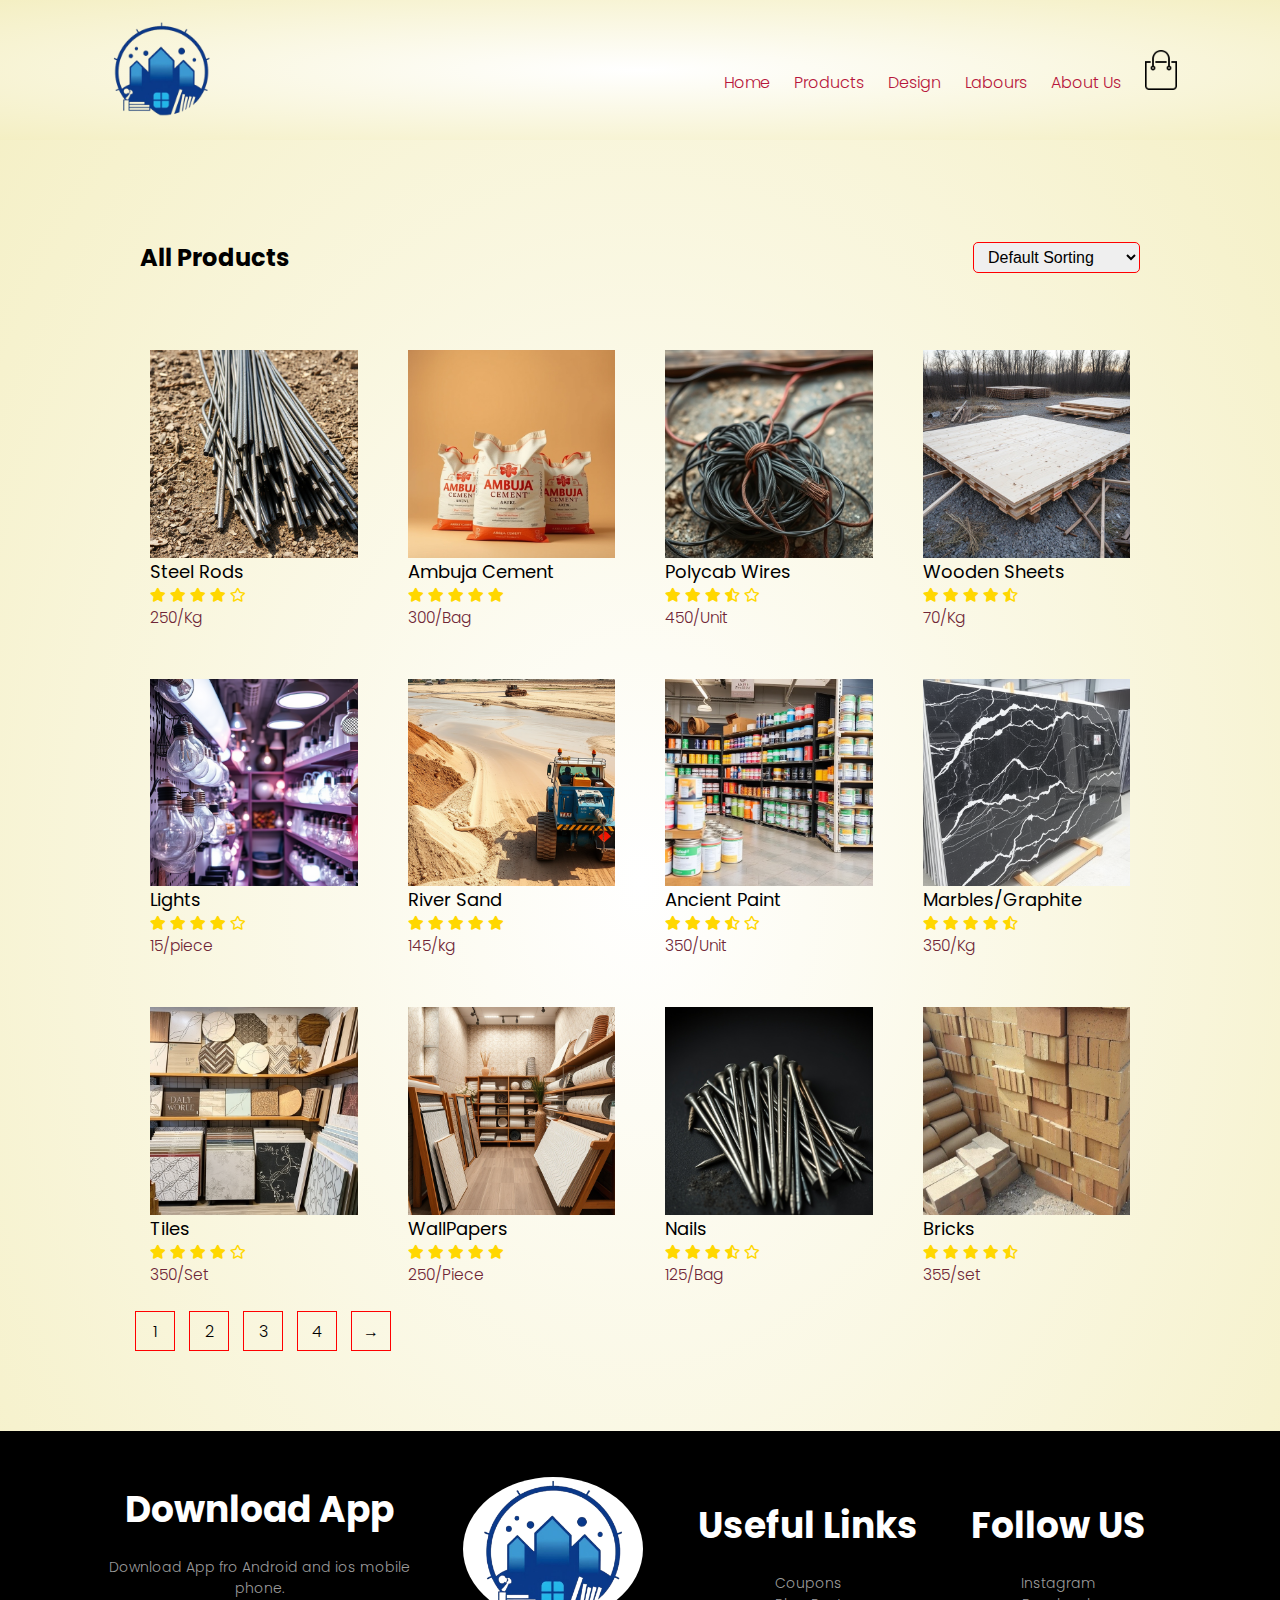
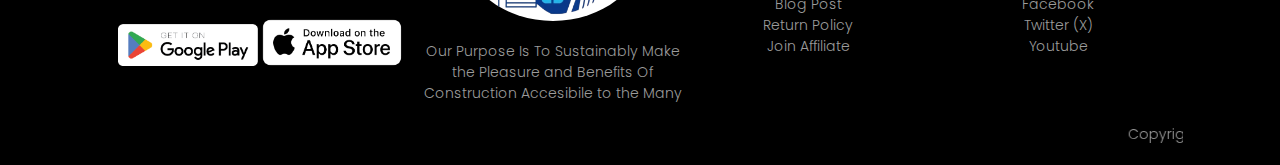
<file: Products.html>
<html>
    <head>
        <meta charset="UTF-8">
        <meta name="viewport" content="width-device-width, initial-scale=1.0">
        <title>All Products || Dream Build</title>
        <link rel="stylesheet" href="style.css">
        <link rel="preconnect" href="https://fonts.googleapis.com">
        <link rel="preconnect" href="https://fonts.gstatic.com" crossorigin>
        <link href="https://fonts.googleapis.com/css2?family=Poppins:ital,wght@0,100;0,200;0,300;0,400;0,500;0,600;0,700;0,800;0,900;1,100;1,200;1,300;1,400;1,500;1,600;1,700;1,800;1,900&display=swap" rel="stylesheet">
        <link href="https://cdnjs.cloudflare.com/ajax/libs/font-awesome/5.15.4/css/all.min.css" rel="stylesheet">

    </head>
    <body>
        <div class="header">
        <div class="container">
            <div class="Navbar">
            <div class="Logo">
                <a href="Dream.html"><img src="Images\logo_main.png" width="125px" alt="Image of logo "></a>
            </div>
            <nav>
                <ul id="MenuItems">
                    <li><a href="index.html">Home</a></li>
                    <li><a href="Products.html">Products</a></li>
                    <li><a href="Designers.html">Design</a></li>
                    <li><a href="Labours.html">Labours</a></li>
                    <li><a href="AboutUs.html">About Us</a></li> 
                </ul>
            </nav>
            <img src="Images/cart.png"  width="40px" height="40px" alt="Image of NavBar">
            <img src="Images/menu.png" alt="Menu LOGO" class="menu-icon" onclick="menutoggle()">
          </div>
        </div>
        </div>

        <div class="small_container">
                <div class="row-row-2">
                    <h2>All Products</h2>
                    <select>
                        <option>Default Sorting</option>
                        <option>Sort by price</option>
                        <option>Sort by popularity</option>
                        <option>Sort by rating</option>
                        <option>Sort by rate</option>
                    </select>
                </div>
            <div class="row">
                <div class="col-4">
                    <img src="Images/Steel_rods.jpg" alt="Steel Rod">
                    <h4>Steel Rods</h4>
                    <div class="rating">
                        <i class="fa fa-star" ></i>
                        <i class="fa fa-star" ></i>
                        <i class="fa fa-star" ></i>
                        <i class="fa fa-star" ></i>
                        <i class="far fa-star" ></i>
                    </div>
                    <p>250/Kg</p>
                </div>
                <div class="col-4">
                    <img src="Images/Cement.jpg" alt="Steel Rod">
                    <h4>Ambuja Cement</h4>
                    <div class="rating">
                    <i class="fa fa-star    "></i>
                    <i class="fa fa-star    "></i>
                    <i class="fa fa-star    "></i>
                    <i class="fa fa-star    "></i>
                    <i class="fa fa-star    "></i>
                    </div>
                    <p>300/Bag</p>
                </div>
                <div class="col-4">
                    <img src="Images/Wires.jpg" alt="Steel Rod">
                    <h4>Polycab Wires</h4>
                    <div class="rating">
                        <i class="fa fa-star" ></i>
                        <i class="fa fa-star" ></i>
                        <i class="fa fa-star" ></i>
                        <i class="fa fa-star-half-alt" ></i>
                        <i class="far fa-star" ></i>
                    </div>
                    <p>450/Unit</p>
                </div>
                <div class="col-4">
                    <img src="Images/Wodden_sheets.jpg" alt="Steel Rod">
                    <h4>Wooden Sheets</h4>
                    <div class="rating">
                        <i class="fa fa-star"></i>
                        <i class="fa fa-star"></i>
                        <i class="fa fa-star"></i>
                        <i class="fa fa-star"></i>
                        <i class="fa fa-star-half-alt"></i>
                    </div>                    
                    <p>70/Kg</p>
                </div>
            </div>
            <div class="row">
                <div class="col-4">
                    <img src="Images/Lights.jpg" alt="Steel Rod">
                    <h4>Lights</h4>
                    <div class="rating">
                        <i class="fa fa-star" ></i>
                        <i class="fa fa-star" ></i>
                        <i class="fa fa-star" ></i>
                        <i class="fa fa-star" ></i>
                        <i class="far fa-star" ></i>
                    </div>
                    <p>15/piece</p>
                </div>
                <div class="col-4">
                    <img src="Images/RiverSand.jpg" alt="Steel Rod">
                    <h4>River Sand</h4>
                    <div class="rating">
                    <i class="fa fa-star    "></i>
                    <i class="fa fa-star    "></i>
                    <i class="fa fa-star    "></i>
                    <i class="fa fa-star    "></i>
                    <i class="fa fa-star    "></i>
                    </div>
                    <p>145/kg</p>
                </div>
                <div class="col-4">
                    <img src="Images/Paints.jpg" alt="Steel Rod">
                    <h4>Ancient Paint</h4>
                    <div class="rating">
                        <i class="fa fa-star" ></i>
                        <i class="fa fa-star" ></i>
                        <i class="fa fa-star" ></i>
                        <i class="fa fa-star-half-alt" ></i>
                        <i class="far fa-star" ></i>
                    </div>
                    <p>350/Unit</p>
                </div>
                <div class="col-4">
                    <img src="Images/Marbles.jpg" alt="Steel Rod">
                    <h4>Marbles/Graphite</h4>
                    <div class="rating">
                        <i class="fa fa-star"></i>
                        <i class="fa fa-star"></i>
                        <i class="fa fa-star"></i>
                        <i class="fa fa-star"></i>
                        <i class="fa fa-star-half-alt"></i>
                    </div>                    
                    <p>350/Kg</p>
                </div>
            </div>
            <div class="row">
                <div class="col-4">
                    <img src="Images/Tiles.jpg" alt="Steel Rod">
                    <h4>Tiles</h4>
                    <div class="rating">
                        <i class="fa fa-star" ></i>
                        <i class="fa fa-star" ></i>
                        <i class="fa fa-star" ></i>
                        <i class="fa fa-star" ></i>
                        <i class="far fa-star" ></i>
                    </div>
                    <p>350/Set</p>
                </div>
                <div class="col-4">
                    <img src="Images/Walls.jpg" alt="Steel Rod">
                    <h4>WallPapers</h4>
                    <div class="rating">
                    <i class="fa fa-star    "></i>
                    <i class="fa fa-star    "></i>
                    <i class="fa fa-star    "></i>
                    <i class="fa fa-star    "></i>
                    <i class="fa fa-star    "></i>
                    </div>
                    <p>250/Piece</p>
                </div>
                <div class="col-4">
                    <img src="Images/Nials.jpg" alt="Steel Rod">
                    <h4>Nails</h4>
                    <div class="rating">
                        <i class="fa fa-star" ></i>
                        <i class="fa fa-star" ></i>
                        <i class="fa fa-star" ></i>
                        <i class="fa fa-star-half-alt" ></i>
                        <i class="far fa-star" ></i>
                    </div>
                    <p>125/Bag</p>
                </div>
                <div class="col-4">
                    <img src="Images/Bricks.jpeg" alt="Steel Rod">
                    <h4>Bricks</h4>
                    <div class="rating">
                        <i class="fa fa-star"></i>
                        <i class="fa fa-star"></i>
                        <i class="fa fa-star"></i>
                        <i class="fa fa-star"></i>
                        <i class="fa fa-star-half-alt"></i>
                    </div>                    
                    <p>355/set</p>
                </div>
            </div>
            <div class="page-btn">
                <span>1</span>
                <span>2</span>
                <span>3</span>
                <span>4</span>
                <span>&#8594</span>
            </div>
    </div>
<!-----------------Footer-------------------->
<div class="footer">
    <div class="container">
        <div class="row">
            <div class="footer-col-1">
                <h3>Download App</h3>
                <p>Download App fro Android and ios mobile phone.</p>
                <div class="app-logo">
                    <img src="Images/playStore.jpeg" alt="Play Store Logo">
                    <img src="Images/AppStore.png" alt="App Store Logo">
                </div>
            </div>
            <div class="footer-col-2">
                <img src="Images/logo_main.png" alt="IMAGE of app">
                <p>Our Purpose Is To Sustainably Make the Pleasure and Benefits Of Construction Accesibile to the Many</p>
            </div>
            <div class="footer-col-3">
                <h3>Useful Links</h3>
                <ul>
                <li>Coupons</li>
                <li>Blog Post</li>
                <li>Return Policy</li>
                <li>Join Affiliate</li>
                </ul>
            </div>
            <div class="footer-col-3">
                <h3>Follow US</h3>
                <ul>
                <li>Instagram</li>
                <li>Facebook</li>
                <li>Twitter (X)</li>
                <li>Youtube</li>
                </ul>
            </div>
        </div>
             <div class="Copyright"><marquee behavior="scroll" direction="left"> <p>Copyright 2025 - VIIT Pune</p></marquee></div>
        </div>
    </div>
<script>
    var MenuItems = document.getElementById("MenuItems");
    MenuItems.style.maxHeight="0px";
    function menutoggle(){
        if(MenuItems.style.maxHeight == "0px"){
        MenuItems.style.maxHeight = "200px";
    }
    else{
        MenuItems.style.maxHeight="0px";
    }
    }
</script>
    </body>
</html>
</file>
<file: style.css>
*{
    margin: 0;
    padding: 0;
    box-sizing: border-box;
}
.Navbar{
    display: flex;
    align-items: center;
    padding: 20px;
}
nav{
    flex: 1;
    text-align: right;
}
nav ul{
    display: inline-block;
    list-style: none;
}
nav li{
    display:inline-block;
    margin-right: 20px;
}
a{
    text-decoration: none;
    color:  rgb(183, 21, 59);
}
p{
    color: rgb(111, 38, 55);
}
.container{
    width: 100%;
    max-width: 1300px;
    margin: auto;
    padding: 0 15px;
}
.row{
    display: flex;
    align-items: center;
    flex-wrap: wrap;
    justify-content: space-around;
}
.col-2{
    flex-basis: 50%;
    min-width: 300px;
}
.col-2 img{
    max-width: 100%;
    padding: 50px 0px;
}
.col-2 h1{
font-size: 50px;
line-height: 60px;
margin: 25px 0px;
}
.btn{
    display: inline-block;
    background: rgb(170, 23, 23);
    color: #fff8f8;
    padding: 2px 30px;
    margin: 30px;
    border-radius: 30px;
    transition: background0.5s; 
}
.btn:hover{
background-color: rgb(74, 11, 11);
}
.header{
    background: radial-gradient(#fff,#f4efc3);
}
body{
    font-family: "Poppins", serif;
    font-weight: 300;
    font-style: normal;
}
.header .row{
    margin-top: 50px;
}
.categories{
    margin: 70px 0;
}
.col-3{
    flex-basis: 25%;
    min-width: 240px;
    margin-bottom: 30px;
}
.col-3 img{
    width: 100%;
}
.small_container{
    max-width: 1080px;
    margin: auto;
    padding-left: 25px;
    padding-right: 25px;
}
.col-4{
    flex-basis: 25%;
    padding: 10px;
    min-width: 200px;
    margin-bottom: 50px;
    transition: transform 0.5s;
}
.col-4 img{
    width: 100%;
}
.rating{
    color: rgb(255, 136, 0);
}
.title{
    text-align: center;
    margin: 0 auto 80px;
    position: relative;
    line-height: 60px;
    color: rgb(184, 0, 0);
}
.title::after{
    content: '';
    background: black ;
    width:80px ;
    height:5px ;
    border-radius: 5px;
    position: absolute;
    bottom: 0;
    left: 50%;
    transform: translate(-50%);

}
h4{
    color: black;
    font-weight: normal;
}
.col-4{
    font-size: 18;

}
.col-4 p{
    font-size: 15.5;
}
.col-4:hover{
    transform: translateY(-5px);
}
.col-3 h4{
    margin-top: 20px;
    text-align: center;
    font-size: 20;
}
.contractors{
    background: radial-gradient(#fff,#f4efc3);
    margin-top: 80px;
    padding: 30px 0;
}
.col-2 .Eng_img{
    padding: 50px;
   
}
small{
    color: rgb(183, 21, 59);
}
.P1{
    color: rgb(183, 21, 59);
    margin-bottom: 20px;
    margin-top: 40px;
}
.P2{
    color: rgb(183, 21, 59);
    margin-bottom: 20px;
}
.title1{
    text-align: center;
    margin: 0 auto 80px;
    position: relative;
    line-height: 60px;
    color: rgb(111, 38, 55);
}
.title1::after{
    content: '';
    background: rgb(0, 0, 0) ;
    width:120px ;
    height:5px ;
    border-radius: 5px;
    position: absolute;
    bottom: 0;
    left: 50%;
    transform: translate(-50%);
}
.col-2 h1{
    font-size: 36;
}
.Owner{
    padding-top: 10px;
    width: 300px;
    height: 300px;
    margin: 0 auto;
}
.Owner .col-1{
    text-align: center;
    padding: 20% 10%;
    box-shadow: 0 0 10px 0px rgba(0,0,0,0.1);
    cursor: pointer;
    transition: transform 0.5s;
}
.Owner .col-1 img{
    width: 50px;
    margin-top: 10px;
    border-radius: 50%;
}
.Owner .col-1:hover{
    transform: translateY(-10px);
}
.fa.fa-quote-left{
    color: rgb(191, 137, 20);
}
.col-1 p{
    font-size: 12px;
    margin: 8px 0;
    color: #777;
}
.Owner .col-1{
    font-weight: 600;
    color: #555;
    font-size: 14px;
}
.brands {
    margin: 100px auto;
}
.col-5{
    width: 160px;
}
.col-5 img{
    width: 100%;
    cursor: pointer;
    filter: grayscale(100%);
}
.col-5 img:hover{
    filter: grayscale(0);
}
.footer{
    background: black;
    color: #9b9b9b;
    font-weight: 60px 0 20px;
}
.footer p{
    color: #9b9b9b;
} 
.footer h3{
    color: #fff;
    margin-bottom: 20px;
}
.footer-col-1, .footer-col-2, .footer-col-3, .footer-col-4{
    min-width: 250px;
    margin-bottom: 20px;
}
.footer-col-1{
    flex-basis: 30%;
}
.footer-col-2{
    flex: 1;
    text-align: center;
}
.footer-col-2 img{
    margin-top: 10%;
    width: 180px;
    margin-bottom: 20px;
    background: #fff;
    border-radius: 60%;
}
.footer-col-3, .footer-col-4{
    flex-basis: 12%;
    text-align: center;
}
ul{
    list-style-type: none;
}
.app-logo{
    margin-top: 20px;
}
.app-logo img{
    width: 140px;
}
.footer .Copyright{
    text-align: center;
}
.menu-icon{
    width: 28px;
    margin-left: 20px;
    display: none;
}

/*---------------Designers section----------------*/
body {
    font-family: 'Poppins', sans-serif;
    margin: 0;
    padding: 0;
    background: radial-gradient(#fff, #f4efc3); /* Gradient background */
}

.container {
    width: 90%;
    margin: auto;
}

/* Labours Section */
.section-title {
    text-align: center;
    margin: 40px 0;
    font-size: 36px; /* Consistent with smaller section headings */
    color: rgb(111, 38, 55); /* Maroon shade for headings */
}

/* Labour Cards Container */
.labour-cards {
    display: flex;
    justify-content: space-around;
    flex-wrap: wrap;
    gap: 20px;
}

/* Profile Card Styling */
.profile-card {
    width: 250px;
    background-color: #fffef8; /* Soft Beige/White */
    border: 1px solid #e5e7eb; /* Soft Gray for border */
    border-radius: 8px;
    overflow: hidden;
    margin-bottom: 25px;
    box-shadow: 0 4px 8px rgba(0, 0, 0, 0.06); /* Soft shadow for modern look */
    text-align: center;
    transition: 0.3s;
}

.profile-card:hover {
    box-shadow: 0 8px 16px rgba(0, 0, 0, 0.12); /* Enhanced hover shadow */
    transform: translateY(-5px);
}

/* Image Placeholder */
.image-placeholder {
    width: 100%;
    height: 150px;
    background-color: #f9fafb; /* Light background */
    display: flex;
    justify-content: center;
    align-items: center;
}

/* Profile Image */
.profile-image {
    width: 100%;
    height: 200px;
    object-fit: cover;
    border-radius: 0;
    margin-bottom: 0;
}

/* Profile Info */
.profile-info {
    padding: 12px;
}

/* Name Style */
.name {
    margin: 8px 0 4px;
    font-size: 18px;
    color: rgb(111, 38, 55); /* Maroon shade for name */
    font-weight: bold;
}

/* Age Style */
.age {
    margin: 4px 0;
    font-size: 14px;
    font-weight: bold;
    color: #6b7280; /* Neutral gray */
}

/* Location Style */
.location {
    margin: 4px 0;
    font-size: 12px;
    color: #6b7280;
}

/* Contact Button */
.contact-btn {
    background-color:  rgb(183, 21, 59); /* Green button */
    color: #fff;
    padding: 10px 20px;
    font-size: 14px;
    border: none;
    border-radius: 6px;
    cursor: pointer;
    transition: background-color 0.3s, transform 0.2s;
    margin-top: 10px;
}

.contact-btn:hover {
    background-color:  rgb(111, 38, 55); /* Darker green on hover */
    transform: translateY(-2px);
}

/* Primary Button */
.primary-btn {
    background-color: rgb(183, 21, 59); /* Deep red */
    color: #fff;
    padding: 10px 20px;
    font-size: 14px;
    border: none;
    border-radius: 6px;
    cursor: pointer;
    transition: background-color 0.3s, transform 0.2s;
    margin-top: 10px;
}

.primary-btn:hover {
    background-color: rgb(136, 17, 45); /* Darker red on hover */
    transform: translateY(-2px);
}

/* Rating Style */
.rating {
    color: #FFD700; /* Gold for rating */
    font-size: 14px;
}

/* Footer Styling */
.footer {
    background-color: #000; /* Black footer */
    color: #9b9b9b; /* Soft gray text */
    text-align: center;
    padding: 20px;
    font-size: 14px;
}

.page-btn-2{
    justify-content: flex-start; /* Aligns items to the left */
    align-items: center; 
    padding-top: 20px;
    padding-left: 20px;
    margin: 0 auto 80px;
}

.page-btn-2 span{
    display: inline-block;
    border: 1px solid red;
    margin-left: 10px;
    width: 40px;
    height: 40px;
    text-align: center;
    line-height: 40px;
    cursor: pointer;
}
.page-btn-2 span:hover{
    background: rgb(184, 0, 0);
    color: #fff;

}


/* ------------- Labours Section ------------- */
.labours-section {
    padding: 50px 20px;
    background: radial-gradient(#fff, #f4efc3);
    text-align: center;
}

.labours-title {
    font-size: 32px;
    color: rgb(170, 23, 23); /* Deeper red for title */
    margin-bottom: 30px;
    font-weight: 600;
}

/* Updated cards with matching shades */
.labours-row {
    display: flex;
    flex-wrap: wrap;
    justify-content: center;
    gap: 20px;
}

/* Card with subtle shadow and better contrast */
.labour-card {
    display: flex;
    background: #fffef8; /* Light beige background */
    border-radius: 12px;
    box-shadow: 0 6px 12px rgba(0, 0, 0, 0.3); /* Softer shadow */
    padding: 20px;
    text-align: left;
    width: 300px;
    transition: transform 0.3s;
    align-items: center;
}

/* Fixed size for the image */
.labour-card img {
    width: 120px;
    height: 130px;
    object-fit: cover;
    border-radius: 10px;
    margin-right: 15px;
    border: 2px solid #f4c2c2; /* Soft border around image */
}

/* Updated content */
.labour-content {
    display: flex;
    flex-direction: column;
    justify-content: center;
    flex-grow: 1;
}

/* Name with better contrast */
.labour-card h3 {
    font-size: 18px;
    margin: 0 0 5px;
    color: rgb(111, 38, 55); /* Deep maroon */
    font-weight: bold;
}

/* Description style */
.labour-card p {
    color: #000000;
    font-size: 14px;
    margin-bottom: 8px;
}

/* Button style */
.labour-contact-btn {
    background-color: rgb(183, 21, 59); /* Consistent red */
    color: #fff;
    width: 90px;
    height: 30px;
    border: none;
    border-radius: 20px;
    cursor: pointer;
    transition: background 0.3s;
}

.labour-contact-btn:hover {
    background-color: rgb(136, 17, 45);
    transform: translateY(-2px);
}

/* Responsive for small devices */
@media only screen and (max-width: 768px) {
    .labours-row {
        flex-direction: column;
        align-items: center;
    }
    
    .labour-card {
        width: 75%;
        flex-direction: column;
        align-items: center;
        text-align: center;
    }
    
    .labour-card img {
        margin-bottom: 15px;
        margin-right: 0;
    }
}
.page-btn-1{
    display: flex;
    align-items: flex-start;
    padding-top: 20px;
    padding-left: 70px;
    margin: 0 auto 80px;
}

.page-btn-1 span{
    display: inline-block;
    border: 1px solid red;
    margin-left: 10px;
    width: 40px;
    height: 40px;
    text-align: center;
    line-height: 40px;
    cursor: pointer;
}
.page-btn-1 span:hover{
    background: rgb(184, 0, 0);
    color: #fff;

}
/*-------------About Us Page-----------------*/
.about-us {
    background: radial-gradient(#fff, #f4efc3); /* Soft gradient background */
    padding: 60px 20px;
    color: rgb(111, 38, 55); /* Maroon for text */
}

.section-title {
    text-align: center;
    font-size: 50px;
    margin-bottom: 20px;
    color: rgb(183, 21, 59); /* Deep Red for main title */
}

.about-intro {
    text-align: center;
    font-size: 18px;
    margin-bottom: 40px;
    max-width: 800px;
    margin-left: auto;
    margin-right: auto;
}

.about-content {
    display: flex;
    justify-content: space-between;
    flex-wrap: wrap;
    gap: 30px;
}

.about-story, .about-values {
    width: 48%;
    background-color: #fffef8; /* Soft beige background */
    padding: 20px;
    border-radius: 12px;
    box-shadow: 0 4px 8px rgba(0, 0, 0, 0.06);
    transition: transform 0.3s;
}

.about-story:hover, .about-values:hover {
    transform: translateY(-5px);
    box-shadow: 0 8px 16px rgba(0, 0, 0, 0.12);
}

h3 {
    font-size: 36px;
    margin-bottom: 10px;
    color: rgb(111, 38, 55);
}

.mission-list {
    list-style: none;
    padding: 0;
    margin-top: 10px;
}

.mission-list li {
    margin-bottom: 8px;
    font-size: 16px;
}

/* Benefits Section */
.about-benefits {
    margin-top: 40px;
    text-align: center;
}

.benefit-cards {
    display: flex;
    justify-content: center;
    gap: 20px;
    margin-top: 20px;
    flex-wrap: wrap;
}

.benefit-item {
    width: 220px;
    background-color: #fffef8;
    padding: 15px;
    border-radius: 10px;
    border: 1px solid #e5e7eb;
    box-shadow: 0 4px 8px rgba(0, 0, 0, 0.06);
    transition: transform 0.3s;
}

.benefit-item:hover {
    transform: translateY(-5px);
    box-shadow: 0 8px 16px rgba(0, 0, 0, 0.12);
}

.benefit-item h4 {
    margin-bottom: 8px;
    font-size: 18px;
    color: rgb(183, 21, 59);
}

/* CTA Section */
.about-cta {
    margin-top: 40px;
    text-align: center;
}

.about-cta p {
    font-size: 18px;
    margin-bottom: 15px;
}

.primary-btn {
    background-color: rgb(183, 21, 59);
    color: #fff;
    padding: 12px 24px;
    font-size: 16px;
    border: none;
    border-radius: 8px;
    cursor: pointer;
    transition: background-color 0.3s, transform 0.2s;
}

.primary-btn:hover {
    background-color: rgb(136, 17, 45);
    transform: translateY(-2px);
}


/*-------------All Products------------------*/
.row-row-2 {
    display: flex;
    align-items: center; 
    justify-content: space-between;
    max-width: 1200px; 
    margin: 100px auto 50px; 
    padding: 0 15px;
}

.row-row-2 h1 {
    font-size: 24px;
    font-weight: 600;
    margin: 0; 
}

select {
    border: 1px solid red;
    padding: 5px 10px; 
    font-size: 16px; 
    border-radius: 5px;
    cursor: pointer;
}

select:focus {
    outline: none;
}
.page-btn{
    margin: 0 auto 80px;
}

.page-btn span{
    display: inline-block;
    border: 1px solid red;
    margin-left: 10px;
    width: 40px;
    height: 40px;
    text-align: center;
    line-height: 40px;
    cursor: pointer;
}
.page-btn span:hover{
    background: rgb(184, 0, 0);
    color: #fff;

}
/*------------Product-----------*/
.product-card {
    display: flex;
    background: white;
    border-radius: 10px;
    padding: 30px;
    text-align: left;
    box-shadow: 0 4px 8px rgba(0, 0, 0, 0.2);
    transition: transform 0.3s;
    gap: 15px;
    margin: 15px;
    border: 1px solid rgb(22, 17, 148); 
}

.product-card:hover {
    transform: scale(1.05);
}

.product-card img {
    width: 100px;
    height: 100px;
    object-fit:fill;
    border-radius: 8px;
}

.rating {
    color: #FFD700;
}

/*-------------Responsive media querries-----------*/
@media only screen and (max-width: 800px) {
    nav ul {
        position: absolute;
        top: 70px;
        left: 0;
        background: #555;
        width: 100%;
        overflow: hidden;
        transition: max-height 0.5s;
        flex-direction: column;
    }
    nav ul li {
        display: block;
        margin-top: 10px;
        margin-bottom: 10px;
        margin-right: 50px;
    
    }
    nav ul li a {
        color: #fff;
    }
    .menu-icon {
        display: block;
        cursor: pointer;
    }
    .footer {
        flex-basis: 100%;
        flex-direction: column;
        align-items: center;
    }

}
.col-2, .col-3, .col-4 {
    flex: 1 1 calc(25% - 30px);
    max-width: 100%;
    margin: 15px;
}
h1, h4, p {
    word-wrap: break-word;
}
.labours-row {
    flex-direction: column;
    align-items: center;
}
.labour-card {
    width: 90%;
}
@media only screen and (max-width: 600px) {
    .row {
        text-align: center;
        flex-direction: column;
    }
    .col-2, .col-3, .col-4 {
        flex-basis: 100%;
    }
    .col-5 {
        flex-basis: 70%;
    }
    .footer {
        flex-basis: 100%;
        flex-direction: column;
        align-items: center;
    }
}

@media only screen and (max-width: 400px) {
    nav ul {
        font-size: 14px;
    }
    nav ul li a {
        padding: 8px;
    }
    .col-5 {
        flex-basis: 100%;
    }
    .menu-icon {
        font-size: 1.2rem;
    }
    .footer {
        flex-basis: 100%;
        flex-direction: column;
        align-items: center;
    }

}
</file>
